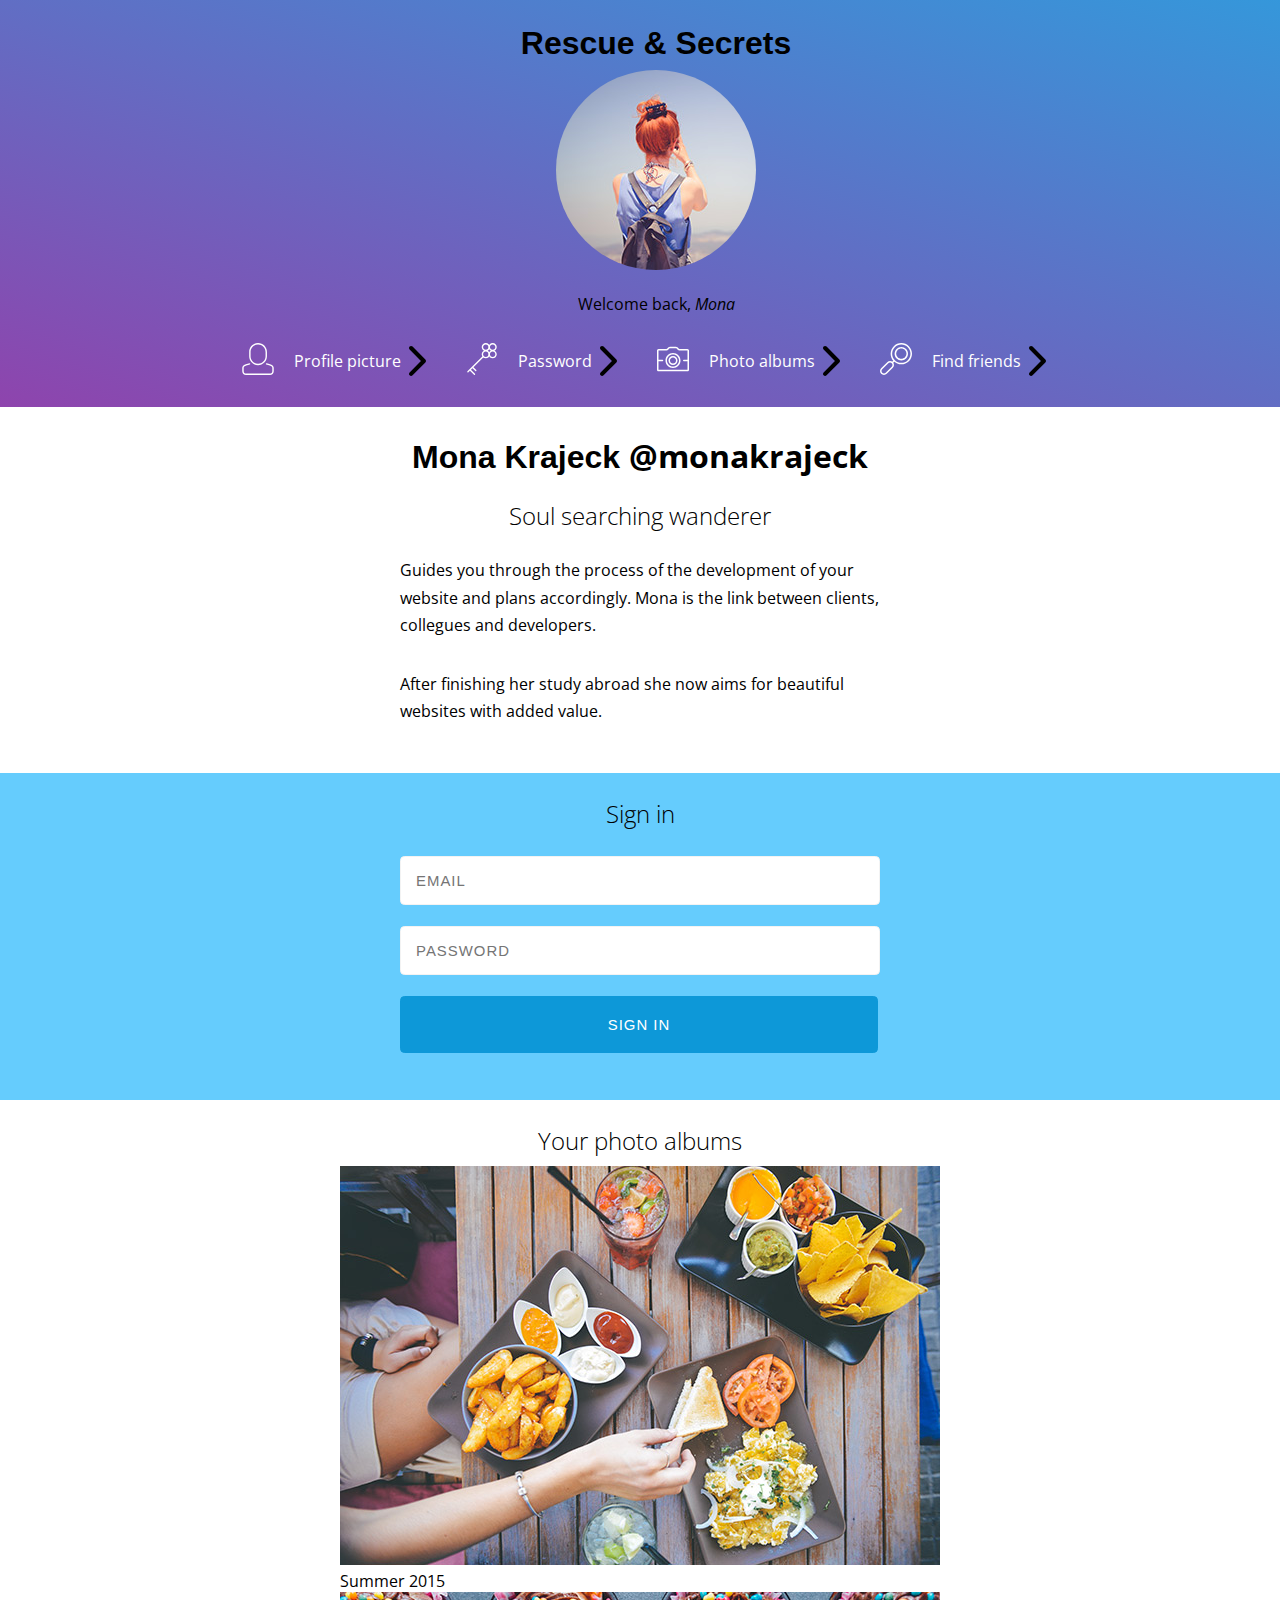
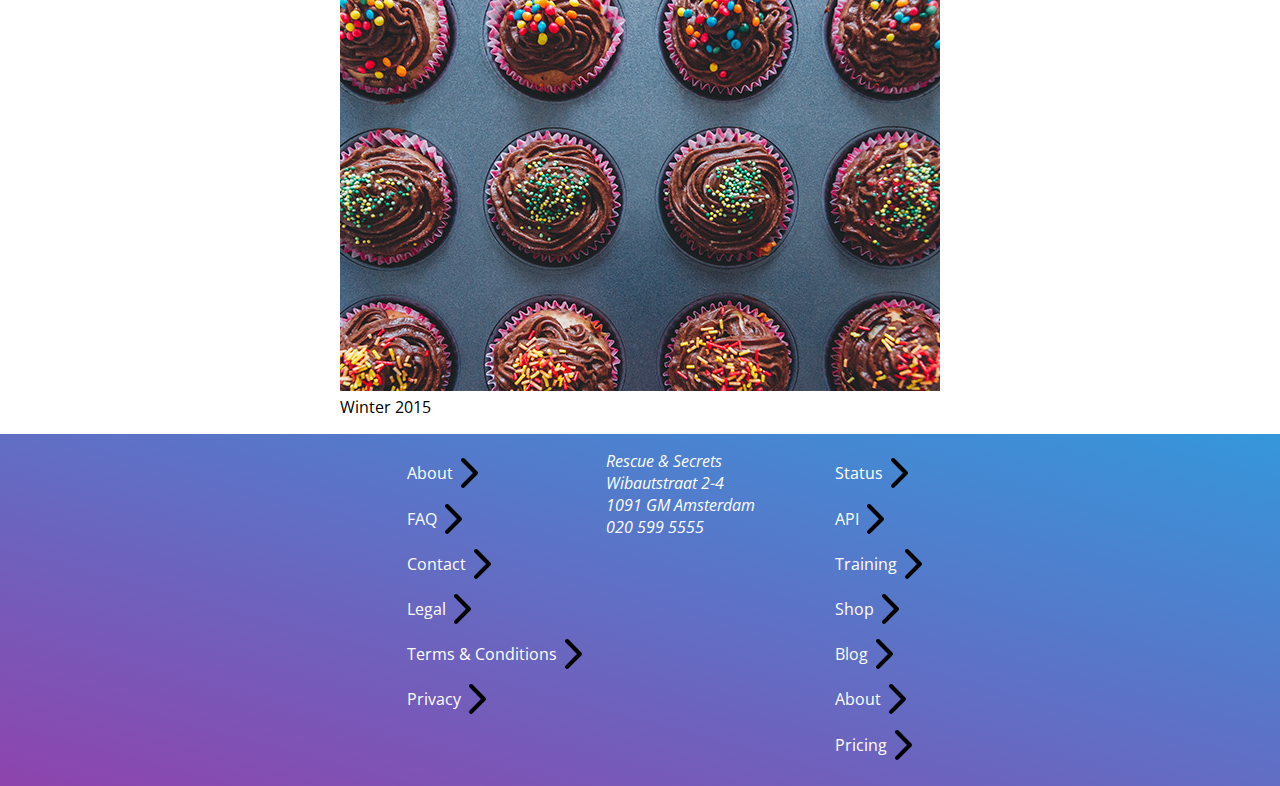
<file: week 1/index.html>
<!DOCTYPE html>
<html lang="en">
	<head>
		<meta charset="utf-8">
		<title>Profile of Mona Krajeck</title>
		<link rel="stylesheet" type="text/css" href="css/style.css">
		<meta name="description" content="">
		<meta name="viewport" content="width=device-width, initial-scale=1">
		<link href='favicon.ico' rel='shortcut icon'>
		<link href='https://fonts.googleapis.com/css?family=Open+Sans:400,300,600,700' rel='stylesheet' type='text/css'>
	</head>
	<body>
		<header>
			<h1>Rescue & Secrets</h1>
			<figure>
				<img src="images/profile-picture-thumb.jpg" alt="Profile picture of Monica Krajeck">
			</figure>
			<p>Welcome back, <em>Mona</em></p>
			<nav>
				<ul>
					<li>
						<svg xmlns="http://www.w3.org/2000/svg" version="1.1" x="0" y="0" width="622.4" height="622.4" viewBox="0 0 622.4 622.4" xml:space="preserve"><path d="M312.5 430.4c-95.3 0-172.9-77.6-172.9-172.9v-84.6C139.6 77.6 217.1 0 312.5 0 407.8 0 485.4 77.6 485.4 172.9v84.6C485.4 352.8 407.8 430.4 312.5 430.4zM312.5 27.4c-80.2 0-145.5 65.3-145.5 145.5v84.6c0 80.2 65.3 145.5 145.5 145.5 80.2 0 145.5-65.3 145.5-145.5v-84.6C458 92.7 392.7 27.4 312.5 27.4zM543.8 622.4H78.6c-40.5 0-73.4-32.9-73.4-73.4V484.6c0-24 12.1-56.1 69.6-72.9l69.6-19.3c7.3-2 14.8 2.3 16.9 9.6 2 7.3-2.3 14.8-9.6 16.9l-69.4 19.2c-49.7 14.5-49.7 38.6-49.7 46.5v64.4c0 25.4 20.6 46 46 46h465.2c25.4 0 46-20.6 46-46V484.6c0-21.4-16.8-37-49.8-46.5l-66.2-18.5c-7.3-2-11.5-9.6-9.5-16.9 2-7.3 9.6-11.6 16.9-9.5l66.3 18.5c57.6 16.6 69.7 48.8 69.7 72.9v64.4C617.2 589.5 584.3 622.4 543.8 622.4z"/></svg>
						<a href="#profile-picture">Profile picture</a>
					</li>
					<li>
						<svg xmlns="http://www.w3.org/2000/svg" version="1.1" x="0" y="0" width="663.1" height="663.1" viewBox="0 0 663.1 663.1" xml:space="preserve"><path d="M552.4 170.2c-46.9 0-85.1-38.2-85.1-85.1 0-46.9 38.2-85.1 85.1-85.1 46.9 0 85.1 38.2 85.1 85.1C637.5 132.1 599.3 170.2 552.4 170.2zM552.4 28.6c-31.2 0-56.6 25.4-56.6 56.6 0 31.2 25.4 56.6 56.6 56.6 31.2 0 56.6-25.4 56.6-56.6C609 53.9 583.6 28.6 552.4 28.6zM552.4 318.4L552.4 318.4c-46.9 0-85.1-38.2-85.1-85.1 0-46.9 38.2-85.1 85.1-85.1 46.9 0 85.1 38.2 85.1 85.1C637.5 280.2 599.4 318.4 552.4 318.4zM552.4 176.7c-31.2 0-56.6 25.4-56.6 56.6 0 31.2 25.4 56.6 56.6 56.6 31.2 0 56.6-25.4 56.6-56.6C609 202.1 583.6 176.7 552.4 176.7z"/><path d="M410.4 170.2h0c-46.9 0-85.1-38.2-85.1-85.1 0-46.9 38.2-85.1 85.1-85.1 46.9 0 85.1 38.2 85.1 85.1 0 22.7-8.8 44.1-24.9 60.2C454.5 161.4 433.1 170.2 410.4 170.2zM410.3 28.6c-31.2 0-56.6 25.4-56.6 56.6 0 31.2 25.4 56.6 56.6 56.6h0c15.1 0 29.3-5.9 40-16.6 10.7-10.7 16.6-24.9 16.6-40C466.9 53.9 441.5 28.6 410.3 28.6zM410.3 318.4L410.3 318.4c-46.9 0-85.1-38.2-85.1-85.1 0-46.9 38.2-85.1 85.1-85.1 46.9 0 85.1 38.2 85.1 85.1C495.4 280.2 457.3 318.4 410.3 318.4zM410.3 176.7c-31.2 0-56.6 25.4-56.6 56.6 0 31.2 25.4 56.6 56.6 56.6 31.2 0 56.6-25.4 56.6-56.6C466.9 202.1 441.5 176.7 410.3 176.7z"/><path d="M39.8 611.4c-3.7 0-7.3-1.4-10.1-4.2 -5.6-5.6-5.6-14.6 0-20.2l313.5-313.5c5.6-5.6 14.6-5.6 20.2 0 5.6 5.6 5.6 14.6 0 20.2L49.9 607.2C47.1 610 43.5 611.4 39.8 611.4zM202.8 585.6c-3.7 0-7.3-1.4-10.1-4.2l-63.5-63.5c-5.6-5.6-5.6-14.6 0-20.2 5.6-5.6 14.6-5.6 20.2 0l63.5 63.5c5.6 5.6 5.6 14.6 0 20.2C210.1 584.2 206.4 585.6 202.8 585.6zM176.1 663.1c-3.7 0-7.3-1.4-10.1-4.2L77.1 570c-5.6-5.6-5.6-14.6 0-20.2 5.6-5.6 14.6-5.6 20.2 0l88.9 88.9c5.6 5.6 5.6 14.6 0 20.2C183.4 661.7 179.7 663.1 176.1 663.1z"/></svg>
						<a href="#password">Password</a>
					</li>
					<li>
						<svg xmlns="http://www.w3.org/2000/svg" version="1.1" x="0" y="0" width="612" height="612" viewBox="0 0 612 612" xml:space="preserve"><path d="M581.3 541.3H30.7C13.8 541.3 0 527.5 0 510.5V145.2c0-17 13.8-30.7 30.7-30.7h149.7c4.9 0 13.2-3.8 16.4-7.4l16.7-19c8.6-9.8 24.9-17.2 38-17.2h107.4c13.1 0 29.4 7.4 38 17.2l16.7 19c3.2 3.7 11.5 7.4 16.4 7.4h151.3c17 0 30.7 13.8 30.7 30.7v365.3C612 527.5 598.2 541.3 581.3 541.3zM30.7 143.2c-1.1 0-2 0.9-2 2v365.3c0 1.1 0.9 2 2 2h550.5c1.1 0 2-0.9 2-2V145.2c0-1.1-0.9-2-2-2H430c-13.1 0-29.4-7.4-38-17.2l-16.7-19c-3.2-3.7-11.5-7.4-16.4-7.4H251.5c-4.9 0-13.2 3.7-16.4 7.4l-16.7 19c-8.6 9.8-24.9 17.2-38 17.2H30.7zM306 476.7c-79.2 0-143.6-64.4-143.6-143.6 0-79.2 64.4-143.6 143.6-143.6s143.6 64.4 143.6 143.6C449.6 412.2 385.2 476.7 306 476.7zM306 218.1c-63.4 0-114.9 51.6-114.9 114.9 0 63.4 51.6 114.9 114.9 114.9s114.9-51.6 114.9-114.9C420.9 269.7 369.4 218.1 306 218.1zM593 350.7h-81.2c-7.9 0-14.4-6.4-14.4-14.4s6.4-14.4 14.4-14.4h81.2c7.9 0 14.4 6.4 14.4 14.4S600.9 350.7 593 350.7zM105.7 350.7H19.7c-7.9 0-14.4-6.4-14.4-14.4s6.4-14.4 14.4-14.4h86c7.9 0 14.4 6.4 14.4 14.4S113.6 350.7 105.7 350.7zM306 419.6c-47.7 0-86.5-38.8-86.5-86.5 0-47.7 38.8-86.5 86.5-86.5 47.7 0 86.5 38.8 86.5 86.5C392.5 380.8 353.7 419.6 306 419.6zM306 275.3c-31.9 0-57.8 25.9-57.8 57.8 0 31.9 25.9 57.8 57.8 57.8 31.9 0 57.8-25.9 57.8-57.8C363.8 301.2 337.9 275.3 306 275.3z"/></svg>
						<a href="#photo-albums">Photo albums</a>
					</li>
					<li>
						<svg xmlns="http://www.w3.org/2000/svg" version="1.1" x="0" y="0" width="612" height="612" viewBox="0 0 612 612" xml:space="preserve"><path d="M408 407.9c-54.5 0-105.7-21.2-144.2-59.7 -79.5-79.5-79.5-208.9 0-288.4 38.5-38.5 89.7-59.7 144.2-59.7 54.5 0 105.7 21.2 144.2 59.7C590.8 98.3 612 149.5 612 204s-21.2 105.7-59.7 144.2C513.7 386.7 462.5 407.9 408 407.9zM408 29.2c-46.7 0-90.6 18.2-123.6 51.2 -68.1 68.1-68.1 179 0 247.2 33 33 76.9 51.2 123.6 51.2 46.7 0 90.6-18.2 123.6-51.2 33-33 51.2-76.9 51.2-123.6s-18.2-90.6-51.2-123.6C498.6 47.4 454.7 29.2 408 29.2zM244.2 382.4c-3.7 0-7.5-1.4-10.3-4.3 -5.7-5.7-5.7-14.9 0-20.6l23.4-23.4c5.7-5.7 14.9-5.7 20.6 0 5.7 5.7 5.7 14.9 0 20.6L254.5 378.1C251.7 381 247.9 382.4 244.2 382.4zM75.6 612c-20.2 0-39.2-7.9-53.4-22.1C7.9 575.6 0 556.6 0 536.4c0-20.2 7.9-39.2 22.1-53.4l116.3-116.3c14.3-14.3 33.2-22.1 53.4-22.1 20.2 0 39.2 7.9 53.4 22.1 29.5 29.5 29.5 77.4 0 106.9L129 589.9C114.7 604.1 95.7 612 75.6 612zM191.8 373.8c-12.4 0-24 4.8-32.8 13.6L42.8 503.7c-8.8 8.8-13.6 20.4-13.6 32.8 0 12.4 4.8 24 13.6 32.8 8.8 8.8 20.4 13.6 32.8 13.6 12.4 0 24-4.8 32.8-13.6l116.3-116.3c18.1-18.1 18.1-47.5 0-65.6C215.9 378.6 204.2 373.8 191.8 373.8zM408 332.3c-34.3 0-66.5-13.4-90.7-37.6 -50-50-50-131.4 0-181.5 24.2-24.2 56.5-37.6 90.7-37.6 34.3 0 66.5 13.4 90.7 37.6 50 50 50 131.4 0 181.5C474.5 318.9 442.3 332.3 408 332.3zM408 104.8c-26.5 0-51.4 10.3-70.1 29 -38.6 38.6-38.6 101.5 0 140.2 18.7 18.7 43.6 29 70.1 29 26.5 0 51.4-10.3 70.1-29 38.6-38.7 38.6-101.5 0-140.2C459.4 115.2 434.5 104.8 408 104.8z"/></svg>
						<a href="#find-friends">Find friends</a>
					</li>
				</ul>
			</nav>
		</header>

		<!-- De main content begint hier -->
		<main>
			<article>
				<header>
					<h1>Mona Krajeck <span>@monakrajeck</span></h1>
					<h2>Soul searching wanderer</h2>
				</header>
				<p>
					Guides you through the process of the development of your website and plans accordingly. Mona is the link between clients, collegues and developers.
				</p>
				<p>
					After finishing her study abroad she now aims for beautiful websites with added value. <a href="/">(edit)</a>
				</p>
			</article>


			<!-- Deze code mag je in week twee uit de comments halen -->
			<!-- <article id="profile-picture">
				<div>
					<figure class="current-profile-picture">
						<img class="profile-picture" src="images/profile-picture.jpg">
					</figure>
				</div>
								<div>
					<header>
										<h2>Your profile picture</h2>
						<h3>Upload a new profile picture</h3>
					</header>
					<a title="Opens upload window" role="button" href="/">Upload</a>
				</div>
				<section class="filter-effects">
					<header>
								<h3>Select a filter</h3>
					</header>
									<figure class="effect-01">
						<img class="profile-picture " src="images/profile-picture.jpg" alt="Image effect: lighten">
						<figcaption>Lighten</figcaption>
					</figure>

									<figure class="effect-02">
						<img class="profile-picture" src="images/profile-picture.jpg" alt="Image effect: overlay">
						<figcaption>Overlay</figcaption>
					</figure>

								<figure class="effect-03">
						<img class="profile-picture" src="images/profile-picture.jpg" alt="Image effect: soft light">
						<figcaption>Soft Light</figcaption>
					</figure>

					<figure class="effect-04">
							<img class="profile-picture" src="images/profile-picture.jpg" alt="Image effect: color">
						<figcaption>Color</figcaption>
					</figure>

										<figure class="effect-05">
						<img class="profile-picture" src="images/profile-picture.jpg" alt="Image effect: difference">
						<figcaption>Difference</figcaption>
					</figure>
				</section>
						<a role="button" href="/">Save</a>
			</article> -->


			<article id="password">
				<header>
					<h2>Sign in</h2>
				</header>

				<form action="" method="post">
					<fieldset>
						<label>
							<input id="sign-in" placeholder="email" type="password" required>
						</label>
						<label>
							<input id="sign-in" placeholder="password" type="password" required>
						</label>
						<button role="button" type="submit">Sign In</button>
					</fieldset>
				</form>
			</article>

			<article id="photo-albums">
				<header>
					<h2>Your photo albums</h2>
				</header>

				<figure>
					<img src="images/image-01.jpg" alt="Photoalbum of Summer 2015">
					<figcaption>
						Summer 2015
					</figcaption>
				</figure>
				<figure>
					<img src="images/image-02.jpg" alt="Photoalbum of winter 2015">
					<figcaption>
						Winter 2015
					</figcaption>
				</figure>
			</article>

			<!-- Dit mag je in week 3 uit de comments halen. -->
				<!-- <article id="find-friends">
					<header>
						<h2>Find friends</h2>
						<a href="#password">
													<svg xmlns="http://www.w3.org/2000/svg" version="1.1" x="0" y="0" width="612" height="612" viewBox="0 0 612 612" xml:space="preserve"><path d="M423.2 438c-3.8 0-7.5-1.4-10.4-4.3L178.4 199.2c-5.7-5.7-5.7-15.1 0-20.8 5.8-5.8 15.1-5.8 20.8 0l234.5 234.5c5.8 5.8 5.8 15.1 0 20.8C430.8 436.5 427 438 423.2 438zM188.8 438c-3.8 0-7.5-1.4-10.4-4.3 -5.7-5.7-5.7-15.1 0-20.8l234.4-234.5c5.8-5.8 15.1-5.8 20.8 0 5.8 5.7 5.8 15.1 0 20.8l-234.4 234.5C196.3 436.5 192.5 438 188.8 438z"/><path d="M306 612v-14.7l0 14.7c-168.7 0-306-137.3-306-306C0 137.3 137.3 0 306 0c168.7 0 306 137.3 306 306C612 474.7 474.7 612 306 612zM306 29.4c-152.5 0-276.6 124.1-276.6 276.6 0 152.5 124.1 276.6 276.6 276.6h0c152.5 0 276.5-124.1 276.5-276.6C582.6 153.5 458.5 29.4 306 29.4z"/></svg>
												</a>
					</header>
									<figure class="effect-01">
						<img class="profile-picture " src="images/profile-picture-08.jpg">
											<figcaption>Sarah S.</figcaption>
					</figure>
					<figure class="effect-04">
											<img class="profile-picture " src="images/profile-picture-01.jpg">
						<figcaption>Nerwin B.</figcaption>
					</figure>
					<figure class="effect-01">
						<img class="profile-picture " src="images/profile-picture-02.jpg">
						<figcaption>Lighten</figcaption>
					</figure>
										<figure class="effect-03">
						<img class="profile-picture " src="images/profile-picture-03.jpg">
											<figcaption>Lighten</figcaption>
					</figure>
					<figure class="effect-01">
										<img class="profile-picture " src="images/profile-picture-04.jpg">
						<figcaption>Lighten</figcaption>
					</figure>
										<figure class="effect-05">
						<img class="profile-picture " src="images/profile-picture-05.jpg">
											<figcaption>Lighten</figcaption>
					</figure>
					<figure class="effect-01">
										<img class="profile-picture " src="images/profile-picture-06.jpg">
						<figcaption>Lighten</figcaption>
					</figure>
										<figure class="effect-05">
						<img class="profile-picture " src="images/profile-picture-07.jpg">
											<figcaption>Lighten</figcaption>
					</figure>
				</article>
				<div title="Load more articles" class="loader">Loading…</div> -->
		</main>
		<footer>
			<nav>
				<ul>
					<li><a href="">About</a></li>
					<li><a href="">FAQ</a></li>
					<li><a href="">Contact</a></li>
					<li><a href="">Legal</a></li>
					<li><a href="">Terms & Conditions</a></li>
					<li><a href="">Privacy</a></li>
				</ul>
			</nav>
			<address>
				<pre>
					Rescue & Secrets
					Wibautstraat 2-4
					1091 GM Amsterdam
					020 599 5555
				</pre>
			</address>
			<ul>
				<li><a href="">Status</a></li>
				<li><a href="">API</a></li>
				<li><a href="">Training</a></li>
				<li><a href="">Shop</a></li>
				<li><a href="">Blog</a></li>
				<li><a href="">About</a></li>
				<li><a href="">Pricing</a></li>
			</ul>
		</footer>
	</body>
</html>
</file>
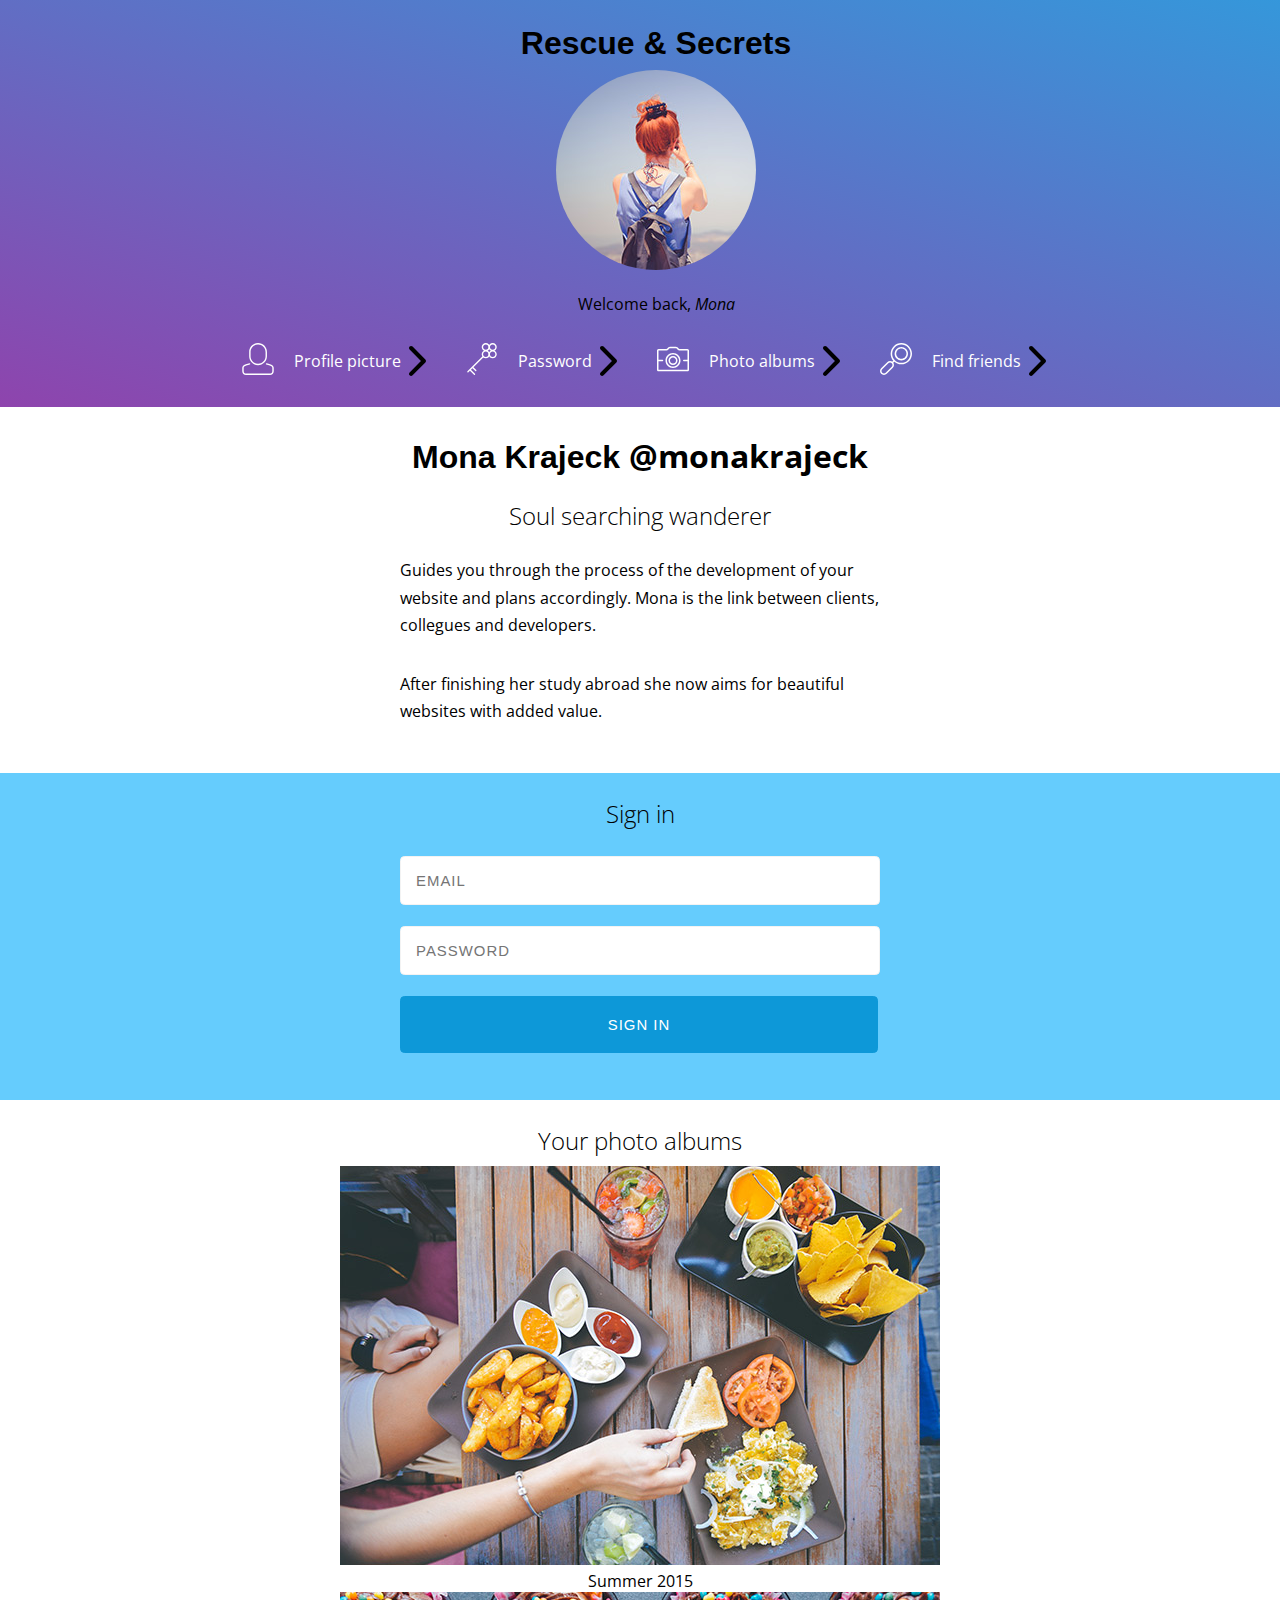
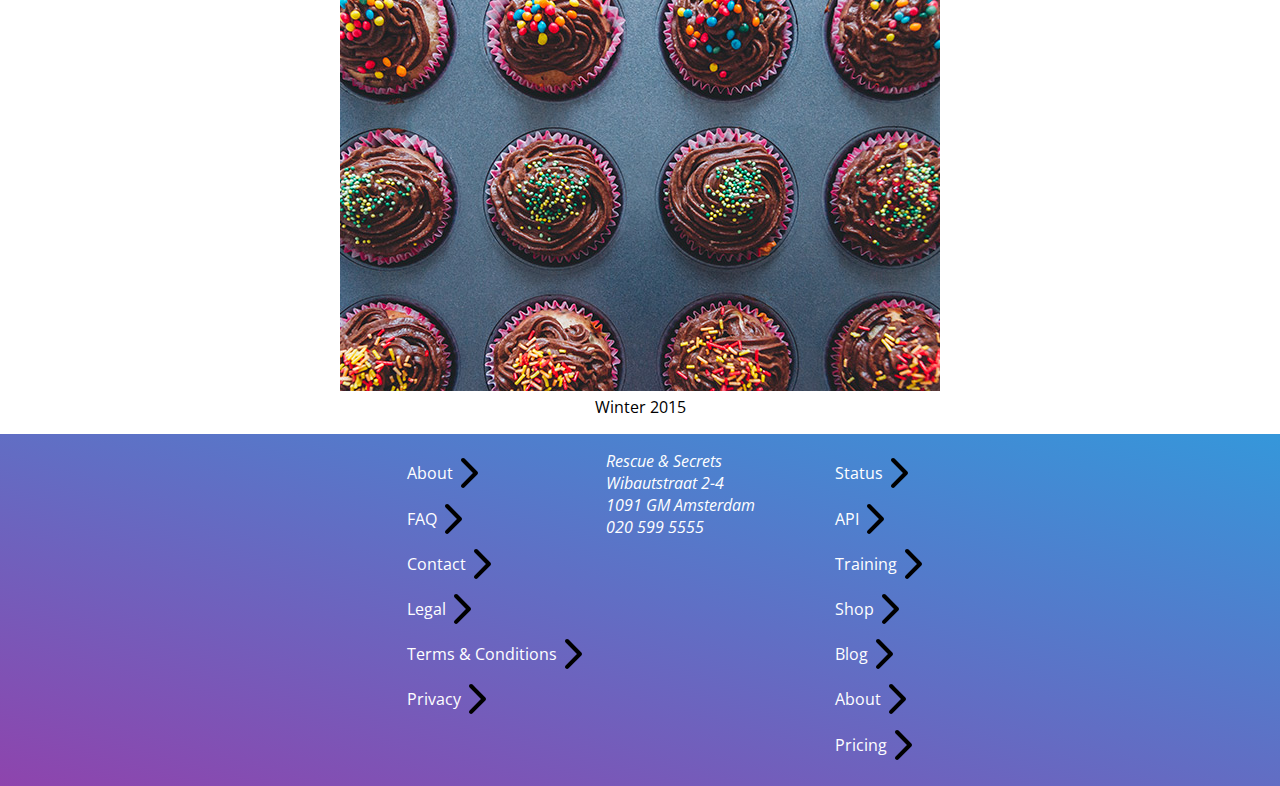
<file: week 2/index.html>
<!DOCTYPE html>
<html lang="en">
	<head>
		<meta charset="utf-8">
		<title>Profile of Mona Krajeck</title>
		<link rel="stylesheet" type="text/css" href="css/style.css">
		<meta name="description" content="">
		<meta name="viewport" content="width=device-width, initial-scale=1">
		<link href='favicon.ico' rel='shortcut icon'>
		<link href='https://fonts.googleapis.com/css?family=Open+Sans:400,300,600,700' rel='stylesheet' type='text/css'>
	</head>
	<body>
		<header>
			<h1>Rescue & Secrets</h1>
			<figure>
				<img src="images/profile-picture-thumb.jpg" alt="Profile picture of Monica Krajeck">
			</figure>
			<p>Welcome back, <em>Mona</em></p>
			<nav>
				<ul>
					<li>
						<svg xmlns="http://www.w3.org/2000/svg" version="1.1" x="0" y="0" width="622.4" height="622.4" viewBox="0 0 622.4 622.4" xml:space="preserve"><path d="M312.5 430.4c-95.3 0-172.9-77.6-172.9-172.9v-84.6C139.6 77.6 217.1 0 312.5 0 407.8 0 485.4 77.6 485.4 172.9v84.6C485.4 352.8 407.8 430.4 312.5 430.4zM312.5 27.4c-80.2 0-145.5 65.3-145.5 145.5v84.6c0 80.2 65.3 145.5 145.5 145.5 80.2 0 145.5-65.3 145.5-145.5v-84.6C458 92.7 392.7 27.4 312.5 27.4zM543.8 622.4H78.6c-40.5 0-73.4-32.9-73.4-73.4V484.6c0-24 12.1-56.1 69.6-72.9l69.6-19.3c7.3-2 14.8 2.3 16.9 9.6 2 7.3-2.3 14.8-9.6 16.9l-69.4 19.2c-49.7 14.5-49.7 38.6-49.7 46.5v64.4c0 25.4 20.6 46 46 46h465.2c25.4 0 46-20.6 46-46V484.6c0-21.4-16.8-37-49.8-46.5l-66.2-18.5c-7.3-2-11.5-9.6-9.5-16.9 2-7.3 9.6-11.6 16.9-9.5l66.3 18.5c57.6 16.6 69.7 48.8 69.7 72.9v64.4C617.2 589.5 584.3 622.4 543.8 622.4z"/></svg>
						<a href="#target-content">Profile picture</a>
					</li>
					<li>
						<svg xmlns="http://www.w3.org/2000/svg" version="1.1" x="0" y="0" width="663.1" height="663.1" viewBox="0 0 663.1 663.1" xml:space="preserve"><path d="M552.4 170.2c-46.9 0-85.1-38.2-85.1-85.1 0-46.9 38.2-85.1 85.1-85.1 46.9 0 85.1 38.2 85.1 85.1C637.5 132.1 599.3 170.2 552.4 170.2zM552.4 28.6c-31.2 0-56.6 25.4-56.6 56.6 0 31.2 25.4 56.6 56.6 56.6 31.2 0 56.6-25.4 56.6-56.6C609 53.9 583.6 28.6 552.4 28.6zM552.4 318.4L552.4 318.4c-46.9 0-85.1-38.2-85.1-85.1 0-46.9 38.2-85.1 85.1-85.1 46.9 0 85.1 38.2 85.1 85.1C637.5 280.2 599.4 318.4 552.4 318.4zM552.4 176.7c-31.2 0-56.6 25.4-56.6 56.6 0 31.2 25.4 56.6 56.6 56.6 31.2 0 56.6-25.4 56.6-56.6C609 202.1 583.6 176.7 552.4 176.7z"/><path d="M410.4 170.2h0c-46.9 0-85.1-38.2-85.1-85.1 0-46.9 38.2-85.1 85.1-85.1 46.9 0 85.1 38.2 85.1 85.1 0 22.7-8.8 44.1-24.9 60.2C454.5 161.4 433.1 170.2 410.4 170.2zM410.3 28.6c-31.2 0-56.6 25.4-56.6 56.6 0 31.2 25.4 56.6 56.6 56.6h0c15.1 0 29.3-5.9 40-16.6 10.7-10.7 16.6-24.9 16.6-40C466.9 53.9 441.5 28.6 410.3 28.6zM410.3 318.4L410.3 318.4c-46.9 0-85.1-38.2-85.1-85.1 0-46.9 38.2-85.1 85.1-85.1 46.9 0 85.1 38.2 85.1 85.1C495.4 280.2 457.3 318.4 410.3 318.4zM410.3 176.7c-31.2 0-56.6 25.4-56.6 56.6 0 31.2 25.4 56.6 56.6 56.6 31.2 0 56.6-25.4 56.6-56.6C466.9 202.1 441.5 176.7 410.3 176.7z"/><path d="M39.8 611.4c-3.7 0-7.3-1.4-10.1-4.2 -5.6-5.6-5.6-14.6 0-20.2l313.5-313.5c5.6-5.6 14.6-5.6 20.2 0 5.6 5.6 5.6 14.6 0 20.2L49.9 607.2C47.1 610 43.5 611.4 39.8 611.4zM202.8 585.6c-3.7 0-7.3-1.4-10.1-4.2l-63.5-63.5c-5.6-5.6-5.6-14.6 0-20.2 5.6-5.6 14.6-5.6 20.2 0l63.5 63.5c5.6 5.6 5.6 14.6 0 20.2C210.1 584.2 206.4 585.6 202.8 585.6zM176.1 663.1c-3.7 0-7.3-1.4-10.1-4.2L77.1 570c-5.6-5.6-5.6-14.6 0-20.2 5.6-5.6 14.6-5.6 20.2 0l88.9 88.9c5.6 5.6 5.6 14.6 0 20.2C183.4 661.7 179.7 663.1 176.1 663.1z"/></svg>
						<a href="#target-content">Password</a>
					</li>
					<li>
						<svg xmlns="http://www.w3.org/2000/svg" version="1.1" x="0" y="0" width="612" height="612" viewBox="0 0 612 612" xml:space="preserve"><path d="M581.3 541.3H30.7C13.8 541.3 0 527.5 0 510.5V145.2c0-17 13.8-30.7 30.7-30.7h149.7c4.9 0 13.2-3.8 16.4-7.4l16.7-19c8.6-9.8 24.9-17.2 38-17.2h107.4c13.1 0 29.4 7.4 38 17.2l16.7 19c3.2 3.7 11.5 7.4 16.4 7.4h151.3c17 0 30.7 13.8 30.7 30.7v365.3C612 527.5 598.2 541.3 581.3 541.3zM30.7 143.2c-1.1 0-2 0.9-2 2v365.3c0 1.1 0.9 2 2 2h550.5c1.1 0 2-0.9 2-2V145.2c0-1.1-0.9-2-2-2H430c-13.1 0-29.4-7.4-38-17.2l-16.7-19c-3.2-3.7-11.5-7.4-16.4-7.4H251.5c-4.9 0-13.2 3.7-16.4 7.4l-16.7 19c-8.6 9.8-24.9 17.2-38 17.2H30.7zM306 476.7c-79.2 0-143.6-64.4-143.6-143.6 0-79.2 64.4-143.6 143.6-143.6s143.6 64.4 143.6 143.6C449.6 412.2 385.2 476.7 306 476.7zM306 218.1c-63.4 0-114.9 51.6-114.9 114.9 0 63.4 51.6 114.9 114.9 114.9s114.9-51.6 114.9-114.9C420.9 269.7 369.4 218.1 306 218.1zM593 350.7h-81.2c-7.9 0-14.4-6.4-14.4-14.4s6.4-14.4 14.4-14.4h81.2c7.9 0 14.4 6.4 14.4 14.4S600.9 350.7 593 350.7zM105.7 350.7H19.7c-7.9 0-14.4-6.4-14.4-14.4s6.4-14.4 14.4-14.4h86c7.9 0 14.4 6.4 14.4 14.4S113.6 350.7 105.7 350.7zM306 419.6c-47.7 0-86.5-38.8-86.5-86.5 0-47.7 38.8-86.5 86.5-86.5 47.7 0 86.5 38.8 86.5 86.5C392.5 380.8 353.7 419.6 306 419.6zM306 275.3c-31.9 0-57.8 25.9-57.8 57.8 0 31.9 25.9 57.8 57.8 57.8 31.9 0 57.8-25.9 57.8-57.8C363.8 301.2 337.9 275.3 306 275.3z"/></svg>
						<a href="#target-content">Photo albums</a>
					</li>
					<li>
						<svg xmlns="http://www.w3.org/2000/svg" version="1.1" x="0" y="0" width="612" height="612" viewBox="0 0 612 612" xml:space="preserve"><path d="M408 407.9c-54.5 0-105.7-21.2-144.2-59.7 -79.5-79.5-79.5-208.9 0-288.4 38.5-38.5 89.7-59.7 144.2-59.7 54.5 0 105.7 21.2 144.2 59.7C590.8 98.3 612 149.5 612 204s-21.2 105.7-59.7 144.2C513.7 386.7 462.5 407.9 408 407.9zM408 29.2c-46.7 0-90.6 18.2-123.6 51.2 -68.1 68.1-68.1 179 0 247.2 33 33 76.9 51.2 123.6 51.2 46.7 0 90.6-18.2 123.6-51.2 33-33 51.2-76.9 51.2-123.6s-18.2-90.6-51.2-123.6C498.6 47.4 454.7 29.2 408 29.2zM244.2 382.4c-3.7 0-7.5-1.4-10.3-4.3 -5.7-5.7-5.7-14.9 0-20.6l23.4-23.4c5.7-5.7 14.9-5.7 20.6 0 5.7 5.7 5.7 14.9 0 20.6L254.5 378.1C251.7 381 247.9 382.4 244.2 382.4zM75.6 612c-20.2 0-39.2-7.9-53.4-22.1C7.9 575.6 0 556.6 0 536.4c0-20.2 7.9-39.2 22.1-53.4l116.3-116.3c14.3-14.3 33.2-22.1 53.4-22.1 20.2 0 39.2 7.9 53.4 22.1 29.5 29.5 29.5 77.4 0 106.9L129 589.9C114.7 604.1 95.7 612 75.6 612zM191.8 373.8c-12.4 0-24 4.8-32.8 13.6L42.8 503.7c-8.8 8.8-13.6 20.4-13.6 32.8 0 12.4 4.8 24 13.6 32.8 8.8 8.8 20.4 13.6 32.8 13.6 12.4 0 24-4.8 32.8-13.6l116.3-116.3c18.1-18.1 18.1-47.5 0-65.6C215.9 378.6 204.2 373.8 191.8 373.8zM408 332.3c-34.3 0-66.5-13.4-90.7-37.6 -50-50-50-131.4 0-181.5 24.2-24.2 56.5-37.6 90.7-37.6 34.3 0 66.5 13.4 90.7 37.6 50 50 50 131.4 0 181.5C474.5 318.9 442.3 332.3 408 332.3zM408 104.8c-26.5 0-51.4 10.3-70.1 29 -38.6 38.6-38.6 101.5 0 140.2 18.7 18.7 43.6 29 70.1 29 26.5 0 51.4-10.3 70.1-29 38.6-38.7 38.6-101.5 0-140.2C459.4 115.2 434.5 104.8 408 104.8z"/></svg>
						<a href="#target-content">Find friends</a>
					</li>
				</ul>
			</nav>
		</header>

		<!-- De main content begint hier -->
		<main>
			<article>
				<header>
					<h1>Mona Krajeck <span>@monakrajeck</span></h1>
					<h2>Soul searching wanderer</h2>
				</header>
				<p>
					Guides you through the process of the development of your website and plans accordingly. Mona is the link between clients, collegues and developers.
				</p>
				<p>
					After finishing her study abroad she now aims for beautiful websites with added value. <a href="/">(edit)</a>
				</p>
			</article>


			<!-- Deze code mag je in week twee uit de comments halen -->
			<div id="target-content">
			  <a href="#" class="close"></a>
			  <div id="target-inner">
			              <figure>
			                <img class="profile-picture" src="images/profile-picture.jpg">
			              </figure>
			            
			              <header>
			                <h2>Your profile picture</h2>
			                <h3>Upload a new profile picture</h3>
			                <button class="button_popup">
			                  <a title="Opens upload window" role="button" href="/">Upload</a>
			                </button>
			              </header>
			              
			            <section class="filter-effects">  
			              <header>
			                <h3>Select a filter</h3>
			              </header>
			              
			              <figure>
			                <img class="profile-picture " src="images/profile-picture.jpg" alt="Image effect: lighten">
			                <figcaption>Lighten</figcaption>
			              </figure>

			              <figure>
			                <img class="profile-picture" src="images/profile-picture.jpg" alt="Image effect: overlay">
			                <figcaption>Overlay</figcaption>
			              </figure>

			              <figure>
			                <img class="profile-picture" src="images/profile-picture.jpg" alt="Image effect: soft light">
			                <figcaption>Soft Light</figcaption>
			              </figure>

			              <figure>
			                  <img class="profile-picture" src="images/profile-picture.jpg" alt="Image effect: color">
			                <figcaption>Color</figcaption>
			              </figure>

			              <figure>
			                <img class="profile-picture" src="images/profile-picture.jpg" alt="Image effect: difference">
			                <figcaption>Difference</figcaption>
			              </figure>
			            </section>
			            <button class="button_popup">
			                <a role="button" href="">Save</a>
			            </button>
			   </div>
			</div>


			<article id="password">
				<header>
					<h2>Sign in</h2>
				</header>

				<form action="" method="post">
					<fieldset>
						<label>
							<input id="sign-in" placeholder="email" type="password" required>
						</label>
						<label>
							<input id="sign-in" placeholder="password" type="password" required>
						</label>
						<button role="button" type="submit">Sign In</button>
					</fieldset>
				</form>
			</article>

			<article id="photo-albums">
				<header>
					<h2>Your photo albums</h2>
				</header>

				<figure>
					<img src="images/image-01.jpg" alt="Photoalbum of Summer 2015">
					<figcaption>
						Summer 2015
					</figcaption>
				</figure>
				<figure>
					<img src="images/image-02.jpg" alt="Photoalbum of winter 2015">
					<figcaption>
						Winter 2015
					</figcaption>
				</figure>
			</article>

			<!-- Dit mag je in week 3 uit de comments halen. -->
				<!-- <article id="find-friends">
					<header>
						<h2>Find friends</h2>
						<a href="#password">
													<svg xmlns="http://www.w3.org/2000/svg" version="1.1" x="0" y="0" width="612" height="612" viewBox="0 0 612 612" xml:space="preserve"><path d="M423.2 438c-3.8 0-7.5-1.4-10.4-4.3L178.4 199.2c-5.7-5.7-5.7-15.1 0-20.8 5.8-5.8 15.1-5.8 20.8 0l234.5 234.5c5.8 5.8 5.8 15.1 0 20.8C430.8 436.5 427 438 423.2 438zM188.8 438c-3.8 0-7.5-1.4-10.4-4.3 -5.7-5.7-5.7-15.1 0-20.8l234.4-234.5c5.8-5.8 15.1-5.8 20.8 0 5.8 5.7 5.8 15.1 0 20.8l-234.4 234.5C196.3 436.5 192.5 438 188.8 438z"/><path d="M306 612v-14.7l0 14.7c-168.7 0-306-137.3-306-306C0 137.3 137.3 0 306 0c168.7 0 306 137.3 306 306C612 474.7 474.7 612 306 612zM306 29.4c-152.5 0-276.6 124.1-276.6 276.6 0 152.5 124.1 276.6 276.6 276.6h0c152.5 0 276.5-124.1 276.5-276.6C582.6 153.5 458.5 29.4 306 29.4z"/></svg>
												</a>
					</header>
									<figure class="effect-01">
						<img class="profile-picture " src="images/profile-picture-08.jpg">
											<figcaption>Sarah S.</figcaption>
					</figure>
					<figure class="effect-04">
											<img class="profile-picture " src="images/profile-picture-01.jpg">
						<figcaption>Nerwin B.</figcaption>
					</figure>
					<figure class="effect-01">
						<img class="profile-picture " src="images/profile-picture-02.jpg">
						<figcaption>Lighten</figcaption>
					</figure>
										<figure class="effect-03">
						<img class="profile-picture " src="images/profile-picture-03.jpg">
											<figcaption>Lighten</figcaption>
					</figure>
					<figure class="effect-01">
										<img class="profile-picture " src="images/profile-picture-04.jpg">
						<figcaption>Lighten</figcaption>
					</figure>
										<figure class="effect-05">
						<img class="profile-picture " src="images/profile-picture-05.jpg">
											<figcaption>Lighten</figcaption>
					</figure>
					<figure class="effect-01">
										<img class="profile-picture " src="images/profile-picture-06.jpg">
						<figcaption>Lighten</figcaption>
					</figure>
										<figure class="effect-05">
						<img class="profile-picture " src="images/profile-picture-07.jpg">
											<figcaption>Lighten</figcaption>
					</figure>
				</article>
				<div title="Load more articles" class="loader">Loading…</div> -->
		</main>
		<footer>
			<nav>
				<ul>
					<li><a href="">About</a></li>
					<li><a href="">FAQ</a></li>
					<li><a href="">Contact</a></li>
					<li><a href="">Legal</a></li>
					<li><a href="">Terms & Conditions</a></li>
					<li><a href="">Privacy</a></li>
				</ul>
			</nav>
			<address>
				<pre>
					Rescue & Secrets
					Wibautstraat 2-4
					1091 GM Amsterdam
					020 599 5555
				</pre>
			</address>
			<ul>
				<li><a href="">Status</a></li>
				<li><a href="">API</a></li>
				<li><a href="">Training</a></li>
				<li><a href="">Shop</a></li>
				<li><a href="">Blog</a></li>
				<li><a href="">About</a></li>
				<li><a href="">Pricing</a></li>
			</ul>
		</footer>
	</body>
</html>
</file>
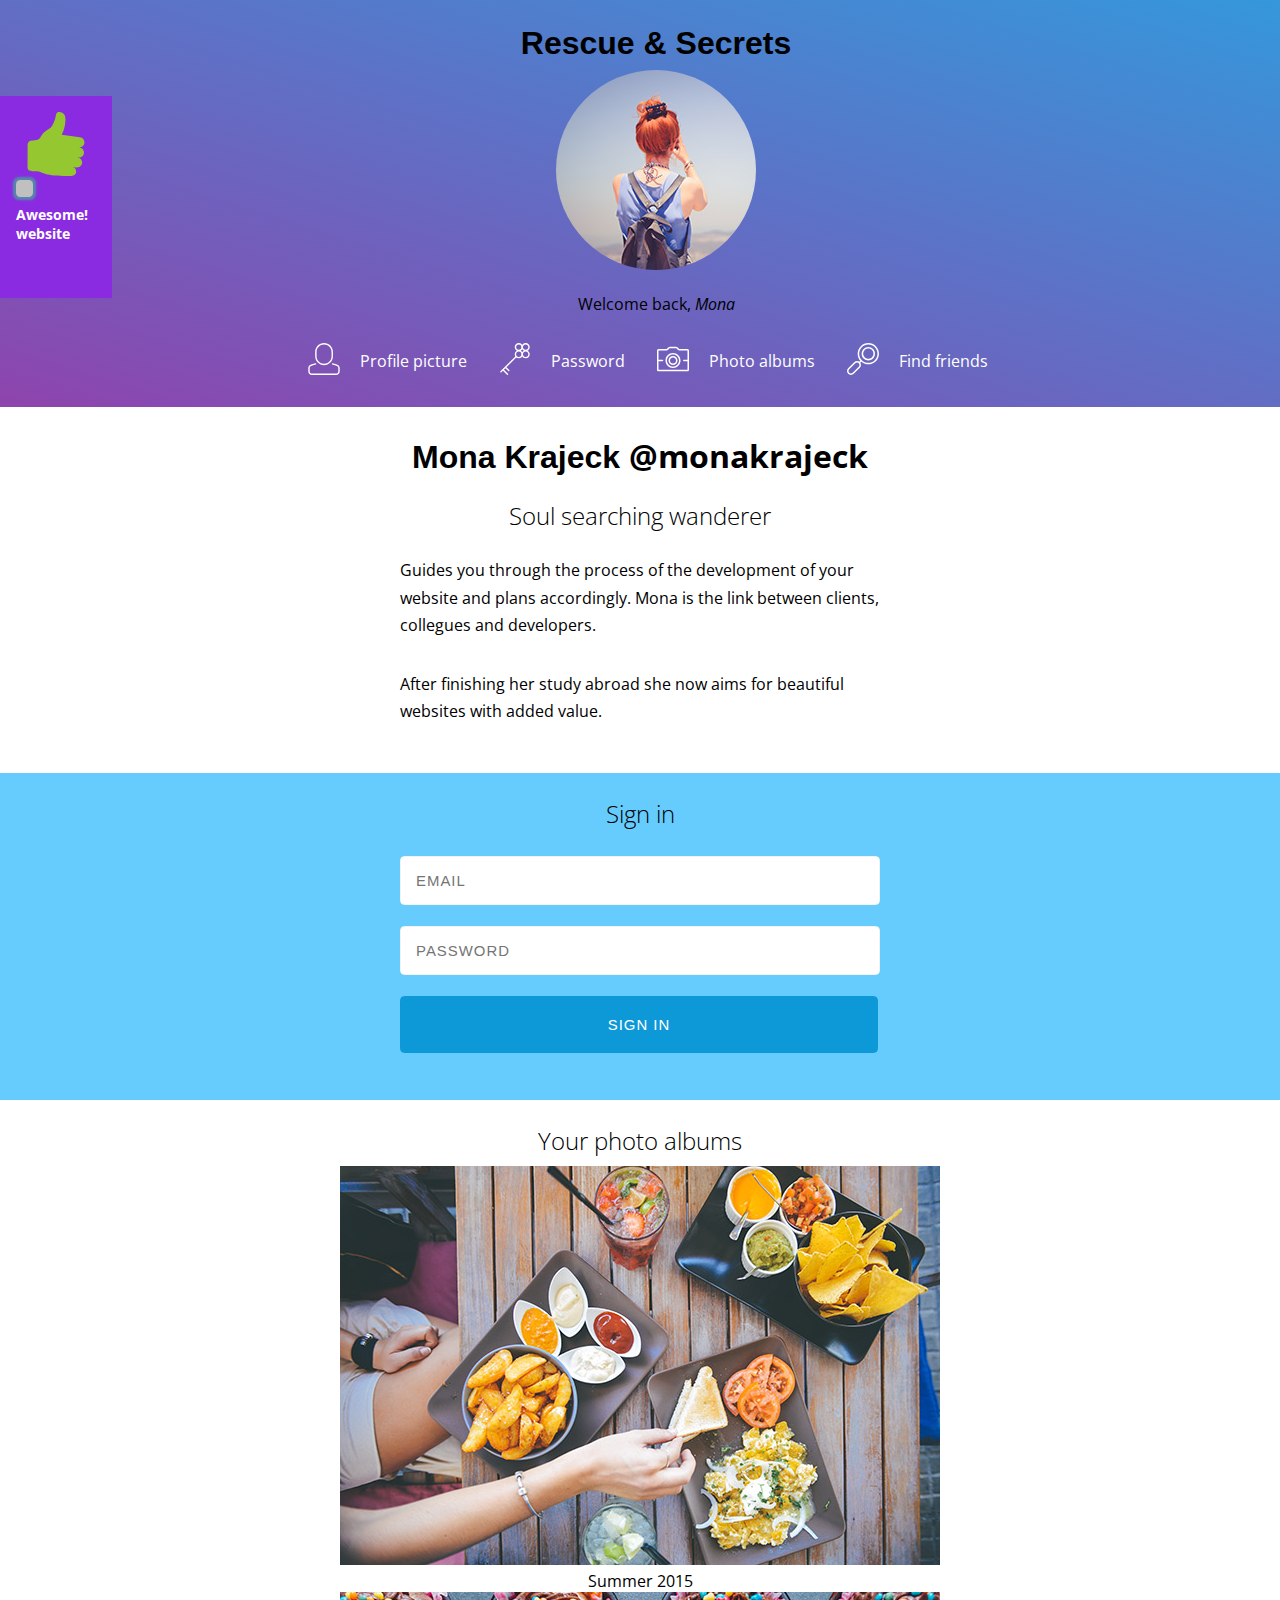
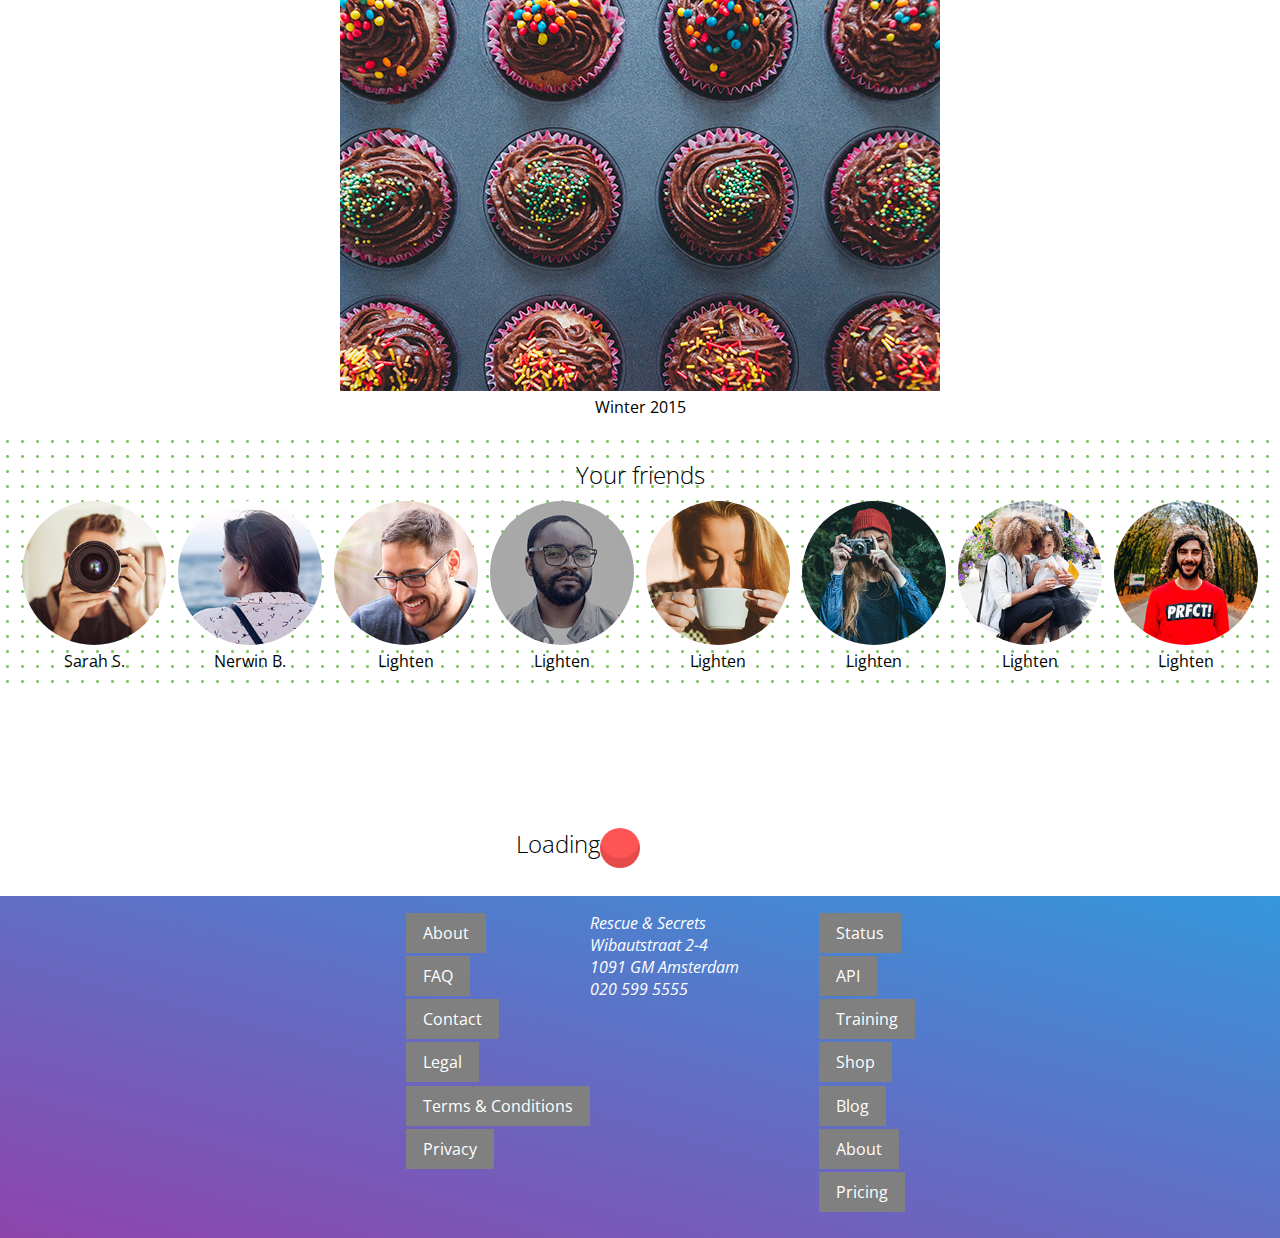
<file: week_3/index.html>
<!DOCTYPE html>
<html lang="en">
	<head>
		<meta charset="utf-8">
		<title>Profile of Mona Krajeck</title>
		<link rel="stylesheet" type="text/css" href="css/style.css">
		<meta name="description" content="">
		<meta name="viewport" content="width=device-width, initial-scale=1">
		<link href='favicon.ico' rel='shortcut icon'>
		<link href='https://fonts.googleapis.com/css?family=Open+Sans:400,300,600,700' rel='stylesheet' type='text/css'>
	</head>
	<body>
		<header>
			<h1>Rescue & Secrets</h1>
			<figure>
				<img src="images/profile-picture-thumb.jpg" alt="Profile picture of Monica Krajeck">
			</figure>
			<p>Welcome back, <em>Mona</em></p>
			<nav rol="navigation">
				<ul>
					<li>
						<svg xmlns="http://www.w3.org/2000/svg" version="1.1" x="0" y="0" width="622.4" height="622.4" viewBox="0 0 622.4 622.4" xml:space="preserve"><path d="M312.5 430.4c-95.3 0-172.9-77.6-172.9-172.9v-84.6C139.6 77.6 217.1 0 312.5 0 407.8 0 485.4 77.6 485.4 172.9v84.6C485.4 352.8 407.8 430.4 312.5 430.4zM312.5 27.4c-80.2 0-145.5 65.3-145.5 145.5v84.6c0 80.2 65.3 145.5 145.5 145.5 80.2 0 145.5-65.3 145.5-145.5v-84.6C458 92.7 392.7 27.4 312.5 27.4zM543.8 622.4H78.6c-40.5 0-73.4-32.9-73.4-73.4V484.6c0-24 12.1-56.1 69.6-72.9l69.6-19.3c7.3-2 14.8 2.3 16.9 9.6 2 7.3-2.3 14.8-9.6 16.9l-69.4 19.2c-49.7 14.5-49.7 38.6-49.7 46.5v64.4c0 25.4 20.6 46 46 46h465.2c25.4 0 46-20.6 46-46V484.6c0-21.4-16.8-37-49.8-46.5l-66.2-18.5c-7.3-2-11.5-9.6-9.5-16.9 2-7.3 9.6-11.6 16.9-9.5l66.3 18.5c57.6 16.6 69.7 48.8 69.7 72.9v64.4C617.2 589.5 584.3 622.4 543.8 622.4z"/></svg>
						<a href="#pop-up">Profile picture</a>
					</li>
					<li>
						<svg xmlns="http://www.w3.org/2000/svg" version="1.1" x="0" y="0" width="663.1" height="663.1" viewBox="0 0 663.1 663.1" xml:space="preserve"><path d="M552.4 170.2c-46.9 0-85.1-38.2-85.1-85.1 0-46.9 38.2-85.1 85.1-85.1 46.9 0 85.1 38.2 85.1 85.1C637.5 132.1 599.3 170.2 552.4 170.2zM552.4 28.6c-31.2 0-56.6 25.4-56.6 56.6 0 31.2 25.4 56.6 56.6 56.6 31.2 0 56.6-25.4 56.6-56.6C609 53.9 583.6 28.6 552.4 28.6zM552.4 318.4L552.4 318.4c-46.9 0-85.1-38.2-85.1-85.1 0-46.9 38.2-85.1 85.1-85.1 46.9 0 85.1 38.2 85.1 85.1C637.5 280.2 599.4 318.4 552.4 318.4zM552.4 176.7c-31.2 0-56.6 25.4-56.6 56.6 0 31.2 25.4 56.6 56.6 56.6 31.2 0 56.6-25.4 56.6-56.6C609 202.1 583.6 176.7 552.4 176.7z"/><path d="M410.4 170.2h0c-46.9 0-85.1-38.2-85.1-85.1 0-46.9 38.2-85.1 85.1-85.1 46.9 0 85.1 38.2 85.1 85.1 0 22.7-8.8 44.1-24.9 60.2C454.5 161.4 433.1 170.2 410.4 170.2zM410.3 28.6c-31.2 0-56.6 25.4-56.6 56.6 0 31.2 25.4 56.6 56.6 56.6h0c15.1 0 29.3-5.9 40-16.6 10.7-10.7 16.6-24.9 16.6-40C466.9 53.9 441.5 28.6 410.3 28.6zM410.3 318.4L410.3 318.4c-46.9 0-85.1-38.2-85.1-85.1 0-46.9 38.2-85.1 85.1-85.1 46.9 0 85.1 38.2 85.1 85.1C495.4 280.2 457.3 318.4 410.3 318.4zM410.3 176.7c-31.2 0-56.6 25.4-56.6 56.6 0 31.2 25.4 56.6 56.6 56.6 31.2 0 56.6-25.4 56.6-56.6C466.9 202.1 441.5 176.7 410.3 176.7z"/><path d="M39.8 611.4c-3.7 0-7.3-1.4-10.1-4.2 -5.6-5.6-5.6-14.6 0-20.2l313.5-313.5c5.6-5.6 14.6-5.6 20.2 0 5.6 5.6 5.6 14.6 0 20.2L49.9 607.2C47.1 610 43.5 611.4 39.8 611.4zM202.8 585.6c-3.7 0-7.3-1.4-10.1-4.2l-63.5-63.5c-5.6-5.6-5.6-14.6 0-20.2 5.6-5.6 14.6-5.6 20.2 0l63.5 63.5c5.6 5.6 5.6 14.6 0 20.2C210.1 584.2 206.4 585.6 202.8 585.6zM176.1 663.1c-3.7 0-7.3-1.4-10.1-4.2L77.1 570c-5.6-5.6-5.6-14.6 0-20.2 5.6-5.6 14.6-5.6 20.2 0l88.9 88.9c5.6 5.6 5.6 14.6 0 20.2C183.4 661.7 179.7 663.1 176.1 663.1z"/></svg>
						<a href="#password">Password</a>
					</li>
					<li>
						<svg xmlns="http://www.w3.org/2000/svg" version="1.1" x="0" y="0" width="612" height="612" viewBox="0 0 612 612" xml:space="preserve"><path d="M581.3 541.3H30.7C13.8 541.3 0 527.5 0 510.5V145.2c0-17 13.8-30.7 30.7-30.7h149.7c4.9 0 13.2-3.8 16.4-7.4l16.7-19c8.6-9.8 24.9-17.2 38-17.2h107.4c13.1 0 29.4 7.4 38 17.2l16.7 19c3.2 3.7 11.5 7.4 16.4 7.4h151.3c17 0 30.7 13.8 30.7 30.7v365.3C612 527.5 598.2 541.3 581.3 541.3zM30.7 143.2c-1.1 0-2 0.9-2 2v365.3c0 1.1 0.9 2 2 2h550.5c1.1 0 2-0.9 2-2V145.2c0-1.1-0.9-2-2-2H430c-13.1 0-29.4-7.4-38-17.2l-16.7-19c-3.2-3.7-11.5-7.4-16.4-7.4H251.5c-4.9 0-13.2 3.7-16.4 7.4l-16.7 19c-8.6 9.8-24.9 17.2-38 17.2H30.7zM306 476.7c-79.2 0-143.6-64.4-143.6-143.6 0-79.2 64.4-143.6 143.6-143.6s143.6 64.4 143.6 143.6C449.6 412.2 385.2 476.7 306 476.7zM306 218.1c-63.4 0-114.9 51.6-114.9 114.9 0 63.4 51.6 114.9 114.9 114.9s114.9-51.6 114.9-114.9C420.9 269.7 369.4 218.1 306 218.1zM593 350.7h-81.2c-7.9 0-14.4-6.4-14.4-14.4s6.4-14.4 14.4-14.4h81.2c7.9 0 14.4 6.4 14.4 14.4S600.9 350.7 593 350.7zM105.7 350.7H19.7c-7.9 0-14.4-6.4-14.4-14.4s6.4-14.4 14.4-14.4h86c7.9 0 14.4 6.4 14.4 14.4S113.6 350.7 105.7 350.7zM306 419.6c-47.7 0-86.5-38.8-86.5-86.5 0-47.7 38.8-86.5 86.5-86.5 47.7 0 86.5 38.8 86.5 86.5C392.5 380.8 353.7 419.6 306 419.6zM306 275.3c-31.9 0-57.8 25.9-57.8 57.8 0 31.9 25.9 57.8 57.8 57.8 31.9 0 57.8-25.9 57.8-57.8C363.8 301.2 337.9 275.3 306 275.3z"/></svg>
						<a href="#photo-albums">Photo albums</a>
					</li>
					<li>
						<svg xmlns="http://www.w3.org/2000/svg" version="1.1" x="0" y="0" width="612" height="612" viewBox="0 0 612 612" xml:space="preserve"><path d="M408 407.9c-54.5 0-105.7-21.2-144.2-59.7 -79.5-79.5-79.5-208.9 0-288.4 38.5-38.5 89.7-59.7 144.2-59.7 54.5 0 105.7 21.2 144.2 59.7C590.8 98.3 612 149.5 612 204s-21.2 105.7-59.7 144.2C513.7 386.7 462.5 407.9 408 407.9zM408 29.2c-46.7 0-90.6 18.2-123.6 51.2 -68.1 68.1-68.1 179 0 247.2 33 33 76.9 51.2 123.6 51.2 46.7 0 90.6-18.2 123.6-51.2 33-33 51.2-76.9 51.2-123.6s-18.2-90.6-51.2-123.6C498.6 47.4 454.7 29.2 408 29.2zM244.2 382.4c-3.7 0-7.5-1.4-10.3-4.3 -5.7-5.7-5.7-14.9 0-20.6l23.4-23.4c5.7-5.7 14.9-5.7 20.6 0 5.7 5.7 5.7 14.9 0 20.6L254.5 378.1C251.7 381 247.9 382.4 244.2 382.4zM75.6 612c-20.2 0-39.2-7.9-53.4-22.1C7.9 575.6 0 556.6 0 536.4c0-20.2 7.9-39.2 22.1-53.4l116.3-116.3c14.3-14.3 33.2-22.1 53.4-22.1 20.2 0 39.2 7.9 53.4 22.1 29.5 29.5 29.5 77.4 0 106.9L129 589.9C114.7 604.1 95.7 612 75.6 612zM191.8 373.8c-12.4 0-24 4.8-32.8 13.6L42.8 503.7c-8.8 8.8-13.6 20.4-13.6 32.8 0 12.4 4.8 24 13.6 32.8 8.8 8.8 20.4 13.6 32.8 13.6 12.4 0 24-4.8 32.8-13.6l116.3-116.3c18.1-18.1 18.1-47.5 0-65.6C215.9 378.6 204.2 373.8 191.8 373.8zM408 332.3c-34.3 0-66.5-13.4-90.7-37.6 -50-50-50-131.4 0-181.5 24.2-24.2 56.5-37.6 90.7-37.6 34.3 0 66.5 13.4 90.7 37.6 50 50 50 131.4 0 181.5C474.5 318.9 442.3 332.3 408 332.3zM408 104.8c-26.5 0-51.4 10.3-70.1 29 -38.6 38.6-38.6 101.5 0 140.2 18.7 18.7 43.6 29 70.1 29 26.5 0 51.4-10.3 70.1-29 38.6-38.7 38.6-101.5 0-140.2C459.4 115.2 434.5 104.8 408 104.8z"/></svg>
						<a href="#your-friends">Find friends</a>
					</li>
				</ul>
			</nav>
		</header>

		<aside>
			<fieldset>
				<img src="images/thumbs-up.svg">
				<input type="checkbox" id="awesome" autofocus />
				<label for="awesome"><h6>Awesome! website<h6></label>
			</fieldset>
		</aside>

		<!-- De main content begint hier -->
		<main>
			<article>
				<header>
					<h1>Mona Krajeck <span>@monakrajeck</span></h1>
					<h2>Soul searching wanderer</h2>
				</header>
				<p>
					Guides you through the process of the development of your website and plans accordingly. Mona is the link between clients, collegues and developers.
				</p>
				<p>
					After finishing her study abroad she now aims for beautiful websites with added value. 
				</p>
			</article>


			<!-- Deze code mag je in week twee uit de comments halen -->
			<div id="pop-up">
			  <a href="#" class="close"></a>
			  <div id="pop-up-content">
			              <figure>
			                <img class="profile-picture" src="images/profile-picture.jpg">
			              </figure>
			            
			              <header>
			                <h2>Your profile picture</h2>
			                <h3>Upload a new profile picture</h3>
			                <button class="button_popup" disabled>
			                  <a title="Opens upload window" role="button" disabled href="">Upload</a>
			                </button>
			              </header>
			              
			            <section class="filter-effects">  
			              <header>
			                <h3>Select a filter</h3>
			              </header>
			              
			              <figure>
			                <img class="profile-picture " src="images/profile-picture.jpg" alt="Image effect: lighten">
			                <figcaption>Lighten</figcaption>
			              </figure>

			              <figure>
			                <img class="profile-picture" src="images/profile-picture.jpg" alt="Image effect: overlay">
			                <figcaption>Overlay</figcaption>
			              </figure>

			              <figure>
			                <img class="profile-picture" src="images/profile-picture.jpg" alt="Image effect: soft light">
			                <figcaption>Soft Light</figcaption>
			              </figure>

			              <figure>
			                  <img class="profile-picture" src="images/profile-picture.jpg" alt="Image effect: color">
			                <figcaption>Color</figcaption>
			              </figure>

			              <figure>
			                <img class="profile-picture" src="images/profile-picture.jpg" alt="Image effect: difference">
			                <figcaption>Difference</figcaption>
			              </figure>
			            </section>
			            <button class="button_popup">
			                <a role="button" href="">Save</a>
			            </button>
			   </div>
			</div>


			<article id="password">
				<header>
					<h2>Sign in</h2>
				</header>

				<form action="" method="post">
					<fieldset>
						<label>
							<input id="sign-in" placeholder="email" type="password" required>
						</label>
						<label>
							<input id="sign-in" placeholder="password" type="password" required>
						</label>
						<button role="button" type="submit">Sign In</button>
					</fieldset>
				</form>
			</article>

			<article id="photo-albums">
				<header>
					<h2>Your photo albums</h2>
				</header>

				<figure>
					<img src="images/image-01.jpg" alt="Photoalbum of Summer 2015">
					<figcaption>
						Summer 2015
					</figcaption>
				</figure>
				<figure>
					<img src="images/image-02.jpg" alt="Photoalbum of winter 2015">
					<figcaption>
						Winter 2015
					</figcaption>
				</figure>
			</article>

			<!-- Dit mag je in week 3 uit de comments halen. -->
				<article id="your-friends">
					<header>
						<h2>Your friends</h2>
					</header>
				<section class="friends">	
					<figure class="effect-01">
						<img class="profile-picture " src="images/profile-picture-08.jpg">
						<figcaption>Sarah S.</figcaption>
					</figure>
					
					<figure class="effect-04">
						<img class="profile-picture " src="images/profile-picture-01.jpg">
						<figcaption>Nerwin B.</figcaption>
					</figure>
					
					<figure class="effect-01">
						<img class="profile-picture " src="images/profile-picture-02.jpg">
						<figcaption>Lighten</figcaption>
					</figure>
					
					<figure class="effect-03">
						<img class="profile-picture " src="images/profile-picture-03.jpg">
						<figcaption>Lighten</figcaption>
					</figure>
					
					<figure class="effect-01">
						<img class="profile-picture " src="images/profile-picture-04.jpg">
						<figcaption>Lighten</figcaption>
					</figure>
					
					<figure class="effect-05">
						<img class="profile-picture " src="images/profile-picture-05.jpg">
						<figcaption>Lighten</figcaption>
					</figure>
					
					<figure class="effect-01">
						<img class="profile-picture " src="images/profile-picture-06.jpg">
						<figcaption>Lighten</figcaption>
					</figure>
					
					<figure class="effect-05">
						<img class="profile-picture " src="images/profile-picture-07.jpg">
						<figcaption>Lighten</figcaption>
					</figure>
				</article>

				<div class="loader_container">
					<div title="Load more articles" class="loader"></div>
					<h2 class="loading">Loading…</h2>
				</div>
			</section>
		</main>
		<footer>
			<nav>
				<ul>
					<li><a href disabled="">About</a></li>
					<li><a href disabled="">FAQ</a></li>
					<li><a href disabled="">Contact</a></li>
					<li><a href disabled="">Legal</a></li>
					<li><a href disabled="">Terms & Conditions</a></li>
					<li><a href disabled="">Privacy</a></li>
				</ul>
			</nav>
			<address>
				<pre>
					Rescue & Secrets
					Wibautstraat 2-4
					1091 GM Amsterdam
					020 599 5555
				</pre>
			</address>
			<ul>
				<li><a href disabled="">Status</a></li>
				<li><a href disabled="">API</a></li>
				<li><a href disabled="">Training</a></li>
				<li><a href disabled="">Shop</a></li>
				<li><a href disabled="">Blog</a></li>
				<li><a href disabled="">About</a></li>
				<li><a href disabled="">Pricing</a></li>
			</ul>
		</footer>
	</body>
</html>
</file>
<file: week 1/css/style.css>
@font-face {
	font-family:Ampersand;
	src:local('Baskerville'),
	local('Goudy Old Style'),
	local('Palatino'),
	local('Book Antiqua');
	unicode-range:U+26;
	font-style: italic;
}
/*DEFAULT*/
* {
	font-family: 'Open Sans', sans-serif;
	margin: 0;
	padding: 0;
	/*outline: 1px solid lime;*/
}

h1 {
	font-size: 2em;
	font-family: Ampersand, sans-serif;
}

h2 {
	font-size: 1.5em;
	font-weight: 100;
}

h3 {
	font-size: 1em;
}

p {
	font-size: 1em;
	padding: 1em;
	margin: 0;
	max-width: 30em;
}

a {
	font-size: 1em;
	color: #ffffff;
	text-decoration: none;
	padding: .5em 1em;
}

button {
	width: 32em;
	border-radius: 0.3em;
	padding: 1em;
	font-size: 0.7em;
	letter-spacing: 1px;
	font-family: 'Raleway', sans-serif;
	color: #ffffff;
	text-transform: uppercase;
	border: solid 1px #0D98D8;
	margin-bottom: 1em;
	background-color: #0D98D8;
}

button:hover {
	background-color: hsl(22, 52%, 42%);
	cursor: pointer;
}

h1, h2, h3, p, a, li, button {
	line-height: 1.7;
}

/* LISTS */
ul {
	padding-left: .5em;
}

li {
	list-style-type: none;
	padding: 0;
	margin: .5em 0;
}
li a {
	list-style-type: none;
/*	padding: .3em .8em;
*/	vertical-align: 0.5em;
}

li a:hover {
	color:red;
}

ul li a:after {
	content: "";
	width: 25px;
	height: 34px;
	background: transparent url('../images/arrow.svg') no-repeat;
	display: inline-block;
	color: #ffffff;
	vertical-align: -13px;
	margin-left: 0.5em;
}

/* IMAGES */
img {
	max-width: 100%;
}

/* SVG */
svg {
	width: 2em;
	height: 2em;
	fill: #ffffff;
}

/* CSS LAYOUT */
/* HEADER */
body > header {
	width: 100%;
	display: flex;
	flex-flow: column wrap;
	align-items: center;
	background: purple;
	background-image: -webkit-linear-gradient(to right top, #8e44ad 0%, #3498db 100%);
	background-image: -o-linear-gradient(to right top, #8e44ad 0%, #3498db 100%);
	background-image: -moz-linear-gradient(to right top, #8e44ad 0%, #3498db 100%);
	background-image: linear-gradient(to right top, #8e44ad 0%, #3498db 100%);
	padding: 1em;
}

body > header h1 {
	text-align: center;
}

body > header figure {
	max-width: 20em;
}

body > header img {
	border-radius: 50%;
}

body > header nav {
	width: 100%;
}

body > header ul {
	padding: 0 2em;
	display: flex;
	flex-flow: row wrap;
	justify-content: center;
}
body > header li {
	margin: .5em;
}


/* ARTICLES */

article {
/*	background-color: hsl(107, 20%, 81%);
*/	display: flex;
	flex-flow: column wrap;
	align-items: center;
	padding: 1em;
}

article h1,
article h2 {
	text-align: center;
	margin: 0;
	padding: .2em 1em;
}

article p:last-of-type {
	padding-bottom: 2em;
}

#password {
	background-color: #65CCFD;
}


/* FORM */
form {
	padding: 1em;
}

fieldset {
	border: none;
	font-size: 1.333rem;
	display: flex;
	flex-flow: column wrap;
}

legend {
	padding-bottom: .3em;
	margin-left: -.5em;
	font-weight: bold;
	color: hsl(22, 52%, 32%);
}

label {
	padding-bottom: .3em;
}

input:first-of-type {
	margin-bottom: 2em;
}

input:nth-of-type(2) {
	margin-bottom: .8em;
}

#sign-in {
	width: 30em;
	border-radius: 0.3em;
	padding: 1em;
	font-size: 0.7em;
	letter-spacing: 1px;
	font-family: 'Raleway', sans-serif;
	color: #aaaaaa;
	text-transform: uppercase;
	border: solid 1px #f3f3f3;
	margin-bottom: 1em;
	background-color: #ffffff;
}

footer {
	width: 100%;
	height: 20em;
	background: purple;
	background-image: -webkit-linear-gradient(to right top, #8e44ad 0%, #3498db 100%);
	background-image: -o-linear-gradient(to right top, #8e44ad 0%, #3498db 100%);
	background-image: -moz-linear-gradient(to right top, #8e44ad 0%, #3498db 100%);
	background-image: linear-gradient(to right top, #8e44ad 0%, #3498db 100%);
	display: flex;
	flex-direction: row;
	justify-content: center;
	padding: 1em;

}

/*footer nav*/
footer > nav {
	order:1;
}

footer > nav > ul {
	order:2;
	margin-left:1em; 
}

footer >  nav > ul > li > a{
	text-decoration: none;
}

/*footer adress*/
footer > address {
	order:3;
	padding-right: 4em;
	color: #ffffff;
}

footer > address > pre {
	tab-size: 0;

}

/*footer ul*/
footer > ul {
	padding-left: 0;
	order:4;
}
</file>
<file: week 2/css/style.css>
@font-face {
	font-family:Ampersand;
	src:local('Baskerville'),
	local('Goudy Old Style'),
	local('Palatino'),
	local('Book Antiqua');
	unicode-range:U+26;
	font-style: italic;
}
/*DEFAULT*/
* {
	font-family: 'Open Sans', sans-serif;
	margin: 0;
	padding: 0;
	/*outline: 1px solid lime;*/
}

h1 {
	font-size: 2em;
	font-family: Ampersand, sans-serif;
}

h2 {
	font-size: 1.5em;
	font-weight: 100;
}

h3 {
	font-size: 1em;
}

p {
	font-size: 1em;
	padding: 1em;
	margin: 0;
	max-width: 30em;
}

a {
	font-size: 1em;
	color: #ffffff;
	text-decoration: none;
	padding: .5em 1em;
}

button {
	width: 32em;
	border-radius: 0.3em;
	padding: 1em;
	font-size: 0.7em;
	letter-spacing: 1px;
	font-family: 'Raleway', sans-serif;
	color: #ffffff;
	text-transform: uppercase;
	border: solid 1px #0D98D8;
	margin-bottom: 1em;
	background-color: #0D98D8;
}

button:hover {
	background-color: hsl(22, 52%, 42%);
	cursor: pointer;
}

.button_popup {
	width: 20em;
	border-radius: 0.3em;
	padding: 1em;
	font-size: 0.7em;
	letter-spacing: 1px;
	font-family: 'Raleway', sans-serif;
	color: #ffffff;
	text-transform: uppercase;
	border: solid 1px #0D98D8;
	margin-bottom: 1em;
	margin-top: 2em;
	background-color: #0D98D8;
}

h1, h2, h3, p, a, li, button {
	line-height: 1.7;
}

/* LISTS */
ul {
	padding-left: .5em;
}

li {
	list-style-type: none;
	padding: 0;
	margin: .5em 0;
}
li a {
	list-style-type: none;
/*	padding: .3em .8em;
*/	vertical-align: 0.5em;
}

li a:hover {
	color:red;
}

ul li a:after {
	content: "";
	width: 25px;
	height: 34px;
	background: transparent url('../images/arrow.svg') no-repeat;
	display: inline-block;
	color: #ffffff;
	vertical-align: -13px;
	margin-left: 0.5em;
}

/* IMAGES */
img {
	max-width: 100%;
}

/* SVG */
svg {
	width: 2em;
	height: 2em;
	fill: #ffffff;
}

figcaption {
	text-align: center;
}

/* CSS LAYOUT */
/* HEADER */
body > header {
	width: 100%;
	display: flex;
	flex-flow: column wrap;
	align-items: center;
	background: purple;
	background-image: -webkit-linear-gradient(to right top, #8e44ad 0%, #3498db 100%);
	background-image: -o-linear-gradient(to right top, #8e44ad 0%, #3498db 100%);
	background-image: -moz-linear-gradient(to right top, #8e44ad 0%, #3498db 100%);
	background-image: linear-gradient(to right top, #8e44ad 0%, #3498db 100%);
	padding: 1em;
}

body > header h1 {
	text-align: center;
}

body > header figure {
	max-width: 20em;
}

body > header img {
	border-radius: 50%;
}

body > header nav {
	width: 100%;
}

body > header ul {
	padding: 0 2em;
	display: flex;
	flex-flow: row wrap;
	justify-content: center;
}
body > header li {
	margin: .5em;
}


/* ARTICLES */

article {
/*	background-color: hsl(107, 20%, 81%);
*/	display: flex;
	flex-flow: column wrap;
	align-items: center;
	padding: 1em;
}

article h1,
article h2 {
	text-align: center;
	margin: 0;
	padding: .2em 1em;
}

article p:last-of-type {
	padding-bottom: 2em;
}

#password {
	background-color: #65CCFD;
}

#target-content {
  position: fixed;
  top: 0em;
  right: 0;
  bottom: 0;
  left: 0;
  pointer-events: none;
  opacity: 0;
  -webkit-transition: opacity 200ms;
  transition: opacity 200ms;
}

/*als je naast de content komt*/ 
#target-content:target {
  pointer-events: all;
  opacity: 1;
}

/*innercontent*/ 
#target-inner {
  position: absolute;
  display: block;
  padding: 48px;
  line-height: 1.8;
  width: 70%;
  top: 50%;
  left: 50%;
  -webkit-transform: translateX(-50%) translateY(-50%);
  transform: translateX(-50%) translateY(-50%);
  box-shadow: 0px 12px 24px rgba(0, 0, 0, 0.2);
  background: white;
  color: #34495E;
  display: flex;
  flex-flow: row wrap;
  justify-content: space-around;
  align-items: center;
}

/*gaat naar andere hash*/
#target-content a.close {
  content: "";
  position: absolute;
  top: 0;
  right: 0;
  bottom: 0;
  left: 0;
  background-color: #34495E;
  opacity: 0.5;
  -webkit-transition: opacity 200ms;
  transition: opacity 200ms;
}

#target-content a.close:hover {
  opacity: 0.4;
}

.filter-effects figure:nth-of-type(1) img {
    -webkit-filter: brightness(2);
}

.filter-effects figure:nth-of-type(2) img {
  -webkit-filter: grayscale(1);
}

.filter-effects figure:nth-of-type(1) img {
    -webkit-filter: brightness(1.2);
}

.filter-effects figure:nth-of-type(4) img {
    -webkit-filter: hue-rotate(120deg);
}

.filter-effects figure:nth-of-type(5) img {
    -webkit-filter: invert(.9);
}

.filter-effects header {
    width: 100%;
    text-align: center;
    margin-top: 2em;
    margin-bottom: 2em;
}

.profile-picture {
  border-radius: 50%;
  width: 9em;
  height: 9em;
}

.filter-effects {
  display: flex;
  flex-direction: row;
  flex-wrap: wrap;
  width: 100%;
  justify-content: space-around;
}



/* FORM */
form {
	padding: 1em;
}

fieldset {
	border: none;
	font-size: 1.333rem;
	display: flex;
	flex-flow: column wrap;
}

legend {
	padding-bottom: .3em;
	margin-left: -.5em;
	font-weight: bold;
	color: hsl(22, 52%, 32%);
}

label {
	padding-bottom: .3em;
}

input:first-of-type {
	margin-bottom: 2em;
}

input:nth-of-type(2) {
	margin-bottom: .8em;
}

#sign-in {
	width: 30em;
	border-radius: 0.3em;
	padding: 1em;
	font-size: 0.7em;
	letter-spacing: 1px;
	font-family: 'Raleway', sans-serif;
	color: #aaaaaa;
	text-transform: uppercase;
	border: solid 1px #f3f3f3;
	margin-bottom: 1em;
	background-color: #ffffff;
}

footer {
	width: 100%;
	height: 20em;
	background: purple;
	background-image: -webkit-linear-gradient(to right top, #8e44ad 0%, #3498db 100%);
	background-image: -o-linear-gradient(to right top, #8e44ad 0%, #3498db 100%);
	background-image: -moz-linear-gradient(to right top, #8e44ad 0%, #3498db 100%);
	background-image: linear-gradient(to right top, #8e44ad 0%, #3498db 100%);
	display: flex;
	flex-direction: row;
	justify-content: center;
	padding: 1em;

}

/*footer nav*/
footer > nav {
	order:1;
}

footer > nav > ul {
	order:2;
	margin-left:1em; 
}

footer >  nav > ul > li > a{
	text-decoration: none;
}

/*footer adress*/
footer > address {
	order:3;
	padding-right: 4em;
	color: #ffffff;
}

footer > address > pre {
	tab-size: 0;

}

/*footer ul*/
footer > ul {
	padding-left: 0;
	order:4;
}
</file>
<file: week_3/css/style.css>
@font-face {
	font-family:Ampersand;
	src:local('Baskerville'),
	local('Goudy Old Style'),
	local('Palatino'),
	local('Book Antiqua');
	unicode-range:U+26;
	font-style: italic;
}
/*DEFAULT*/
* {
	font-family: 'Open Sans', sans-serif;
	margin: 0;
	padding: 0;
/*	outline: 1px solid lime;*/
}

h1 {
	font-size: 2em;
	font-family: Ampersand, sans-serif;
}

h2 {
	font-size: 1.5em;
	font-weight: 100;
}

h3 {
	font-size: 1em;
}

h6 {
	color:white;
}

p {
	font-size: 1em;
	padding: 1em;
	margin: 0;
	max-width: 30em;
}

a {
	font-size: 1em;
	color: #ffffff;
	text-decoration: none;
	padding: .5em 1em;
}

button {
	width: 32em;
	border-radius: 0.3em;
	padding: 1em;
	font-size: 0.7em;
	letter-spacing: 1px;
	font-family: 'Raleway', sans-serif;
	color: #ffffff;
	text-transform: uppercase;
	border: solid 1px #0D98D8;
	margin-bottom: 1em;
	background-color: #0D98D8;
}

button:hover {
	background-color: hsl(22, 52%, 42%);
	cursor: pointer;
}

.button_popup:disabled, [disabled], [aria-disabled="true"] {
	cursor: not-allowed;
	background-color: gray;
	color: light-gray;
	border: solid 1px gray;
}

.button_popup {
	width: 20em;
	border-radius: 0.3em;
	padding: 1em;
	font-size: 0.7em;
	letter-spacing: 1px;
	font-family: 'Raleway', sans-serif;
	color: #ffffff;
	text-transform: uppercase;
	border: solid 1px #0D98D8;
	margin-bottom: 1em;
	margin-top: 2em;
	background-color: #0D98D8;
}

h1, h2, h3, p, a, li, button {
	line-height: 1.7;
}

/* LISTS */
ul {
	padding-left: .5em;
}

li {
	list-style-type: none;
	padding: 0;
	margin: .5em 0;
}
li a {
	list-style-type: none;
	vertical-align: 0.5em;
}

li a:hover {
	color:red;
}

[role="navigation"] > ul > li > a:after {
	content: "";
	width: 25px;
	height: 34px;
	background: transparent url('../images/arrow.svg') no-repeat;
	display: inline-block;
	color: #ffffff;
	vertical-align: -20px;
	margin-left: 0.4em;
}


/* IMAGES */
img {
	max-width: 100%;
}

/* SVG */
svg {
	width: 2em;
	height: 2em;
	fill: #ffffff;
}

figcaption {
	text-align: center;
}

pre {
	margin: 0;
	padding: 0;
	-moz-tab-size: 0;
	  -o-tab-size: 0;
	     tab-size: 0;
}

/* CSS LAYOUT */
/* HEADER */
body > header {
	width: 100%;
	display: flex;
	flex-flow: column wrap;
	align-items: center;
	background: purple;
	background-image: -webkit-linear-gradient(to right top, #8e44ad 0%, #3498db 100%);
	background-image: -o-linear-gradient(to right top, #8e44ad 0%, #3498db 100%);
	background-image: -moz-linear-gradient(to right top, #8e44ad 0%, #3498db 100%);
	background-image: linear-gradient(to right top, #8e44ad 0%, #3498db 100%);
	padding: 1em;
}

body > header h1 {
	text-align: center;
}

body > header figure {
	max-width: 20em;
}

body > header img {
	border-radius: 50%;
}

body > header [role="navigation"] {
	width: 100%;
}

body > header ul {
	padding: 0 2em;
	display: flex;
	flex-flow: row wrap;
	justify-content: center;
}
body > header li {
	margin: .5em;
}


/* ARTICLES */

article {
/*	background-color: hsl(107, 20%, 81%);
*/	display: flex;
	flex-flow: column wrap;
	align-items: center;
	padding: 1em;
}

article h1,
article h2 {
	text-align: center;
	margin: 0;
	padding: .2em 1em;
}

article p:last-of-type {
	padding-bottom: 2em;
}

/*Formulier*/
#password {
	background-color: #65CCFD;
}

#sign-in {
	width: 30em;
	border-radius: 0.3em;
	padding: 1em;
	font-size: 0.7em;
	letter-spacing: 1px;
	font-family: 'Raleway', sans-serif;
	color: #aaaaaa;
	text-transform: uppercase;
	border: solid 1px #f3f3f3;
	margin-bottom: 1em;
	background-color: #ffffff;
}


/*Section your friends*/
#your-friends {
	background: radial-gradient(#7EC561 1px, transparent 2px);
	background-size: 15px 15px;
	animation: bgcolor 5s ease-in-out infinite alternate;
}

@keyframes bgcolor {
  25% {background: radial-gradient(#85B9FF 1px, transparent 2px);  background-size: 15px 15px;}
  50% {background: radial-gradient(#0C1135 1px, transparent 2px);  background-size: 15px 15px;}
  75% {background: radial-gradient(#FDCF48 1px, transparent 2px);  background-size: 15px 15px;}
  100% {background: radial-gradient(#FD4931 1px, transparent 2px); background-size: 15px 15px;}
}

.friends {
	display: flex;
    flex-direction: row;
    flex-wrap: wrap;
    width: 100%;
    justify-content: space-around;
} 


/*POPUP*/
#pop-up {
  position: fixed;
  top: 0;
  right: 0;
  bottom: 0;
  left: 0;
  pointer-events: none;
  opacity: 0;
  overflow: scroll;
  z-index: 1002;
}

/*als je naast de content komt*/ 
#pop-up:target {
  pointer-events: all;
  opacity: 1;
}

/*innercontent*/ 
#pop-up-content {
  position: absolute;
  display: block;
  padding: 48px;
  line-height: 1.8;
  width: 70%;
  top: 50%;
  left: 50%;
  -webkit-transform: translateX(-50%) translateY(-50%);
  transform: translateX(-50%) translateY(-50%);
  box-shadow: 0px 12px 24px rgba(0, 0, 0, 0.2);
  background: white;
  color: #34495E;
  display: flex;
  flex-flow: row wrap;
  justify-content: space-around;
  align-items: center;
  overflow-x: hidden;
}

/*gaat naar andere hash*/
#pop-up a.close {
  content: "";
  position: absolute;
  top: 0;
  right: 0;
  bottom: 0;
  left: 0;
  background-color: #34495E;
  opacity: 0.5;
  -webkit-transition: opacity 200ms;
  transition: opacity 200ms;
}

/*Intrinsic sizing*/
#pop-up-content figure {
	margin: 1em;
	max-width: -webkit-min-content;
	max-width: -moz-min-content;
	max-width: min-content;
	max-width: 100em;
}

#pop-up-content img {
	max-width: inherit;
}

#pop-up a.close:hover {
  opacity: 0.4;
}

.filter-effects figure:nth-of-type(1) img {
    -webkit-filter: brightness(2);
}

.filter-effects figure:nth-of-type(2) img {
  -webkit-filter: grayscale(1);
}

.filter-effects figure:nth-of-type(1) img {
    -webkit-filter: brightness(1.2);
}

.filter-effects figure:nth-of-type(4) img {
    -webkit-filter: hue-rotate(120deg);
}

.filter-effects figure:nth-of-type(5) img {
    -webkit-filter: invert(.9);
}

.filter-effects header {
    width: 100%;
    text-align: center;
    margin-top: 2em;
    margin-bottom: 2em;
}

.profile-picture {
  border-radius: 50%;
  width: 9em;
  height: 9em;
}

.filter-effects {
  display: flex;
  flex-direction: row;
  flex-wrap: wrap;
  width: 100%;
  justify-content: space-around;
}



/* FORM */
form {
	padding: 1em;
}

fieldset {
	border: none;
	font-size: 1.333rem;
	display: flex;
	flex-flow: column wrap;
}

legend {
	padding-bottom: .3em;
	margin-left: -.5em;
	font-weight: bold;
	color: hsl(22, 52%, 32%);
}

label {
	padding-bottom: .3em;
}

input:first-of-type {
	margin-bottom: 2em;
}

input:nth-of-type(2) {
	margin-bottom: .8em;
}


/*aside*/
aside {
	cursor: pointer;
	position: fixed;
	width: 5em;
	height: 170px;
	background-color: blueviolet;
	z-index: 1001;
	top: 6em;
	padding: 1em;
}

input[type="checkbox"] {
	position: absolute;
	clip: rect(0,0,0,0); /*tekent over checkbox*/
}

input[type="checkbox"] + label::before {
	content: '\a0';
	display: inline-block;
	vertical-align: .2em;
	width: .8em;
	height: .8em;
	margin-right: .2em;
	border-radius: .2em;
	background: silver;
	text-indent: .15em;
	line-height: .65;
}

input[type="checkbox"]:checked + label::before {
	content: '\2713';
	background: yellowgreen;
}

input[type="checkbox"]:focus + label::before {
	box-shadow: 0 0 .1em .1em #58a;
}

input[type="checkbox"]:disabled + label::before {
	background: gray;
	box-shadow: none;
	color: #555;
	cursor: not-allowed;
}


/*LOADER*/
.loader_container {
	width: 100%;
	height: 13em;
	cursor: wait;
}

.loader {
	top: 50%;
	left: 50%;
	width: 40px;
	height: 40px;
	margin-top: 80px;
	background: transparent;
	border-radius: 50%;
	-webkit-transform: translate(-50%,-50%);
	transform: translate(-50%,-50%);
	margin: 0 auto;
  }

.loader:before {
	content: '';
	position: absolute;
	z-index: 10;
	width: 100%;
	height: 100%;
	background: #ff5454;
	border-radius: 50%;
	box-shadow: inset 0 -10px rgba(0,0,0,0.1);
	-webkit-animation: bounce 0.75s infinite linear;
	animation: bounce 0.75s infinite linear;
	top: 10em;
}

.loader:after {
  content: '';
  position: absolute;
  width: 100%; 
  height: 100%;
  background: rgba(0,0,0,0.1); 
  border-radius: 50%;
  -webkit-transform: scale(1,0.25);
          transform: scale(1,0.25);
  -webkit-animation: bounceshadow 0.75s infinite linear;
          animation: bounceshadow 0.75s infinite linear; 
   top: 10em;
}

.loading {
	margin: 0 auto;
	margin-top: 4em;
	width: calc(100% - 43em);
}


@keyframes bounce {
  0% { -webkit-transform: translate(0,-50%) scale(1,0.8); transform: translate(0,-50%) scale(1,0.8); }
  30% { -webkit-transform: translate(0,-250%) scale(0.8,1); transform: translate(0,-250%) scale(0.8,1); }
  60% { -webkit-transform: translate(0,-300%) scale(0.8,1); transform: translate(0,-300%) scale(0.8,1); }
  85% { -webkit-transform: translate(0,-50%) scale(0.8,1); transform: translate(0,-50%) scale(0.8,1); }
  90% { -webkit-transform: translate(0,-50%) scale(0.8,1); transform: translate(0,-50%) scale(0.8,1); }
  100% { -webkit-transform: translate(0,-50%) scale(1,0.8); transform: translate(0,-50%) scale(1,0.8); }
}


@keyframes bounceshadow {
  0% { -webkit-transform: scale(1,0.25); transform: scale(1,0.25) }
  30% { -webkit-transform: scale(1.5,0.25); transform: scale(1.5,0.25) }
  60% { -webkit-transform: scale(2,0.25); transform: scale(2,0.25) }
  85% { -webkit-transform: scale(1,0.25); transform: scale(1,0.25) }
  90% { -webkit-transform: scale(1,0.25); transform: scale(1,0.25) }
  100% { -webkit-transform: scale(1,0.25); transform: scale(1,0.25) }

}


/*footer nav*/

footer {
	width: 100%;
	background: purple;
	background-image: -webkit-linear-gradient(to right top, #8e44ad 0%, #3498db 100%);
	background-image: -o-linear-gradient(to right top, #8e44ad 0%, #3498db 100%);
	background-image: -moz-linear-gradient(to right top, #8e44ad 0%, #3498db 100%);
	background-image: linear-gradient(to right top, #8e44ad 0%, #3498db 100%);
	display: flex;
	flex-direction: row;
	justify-content: center;
	flex-wrap: wrap;
	padding: 1em;
}

footer > nav {
	order:1;
}

footer > ul {
	order:2;
	margin-left:1em; 
}

footer > a{
	text-decoration: none;
}

/*footer adress*/
footer > address {
	order:3;
	padding-right: 4em;
	color: #ffffff;
}

/*footer ul*/
footer > ul {
	padding-left: 0;
	order:4;
}
</file>
